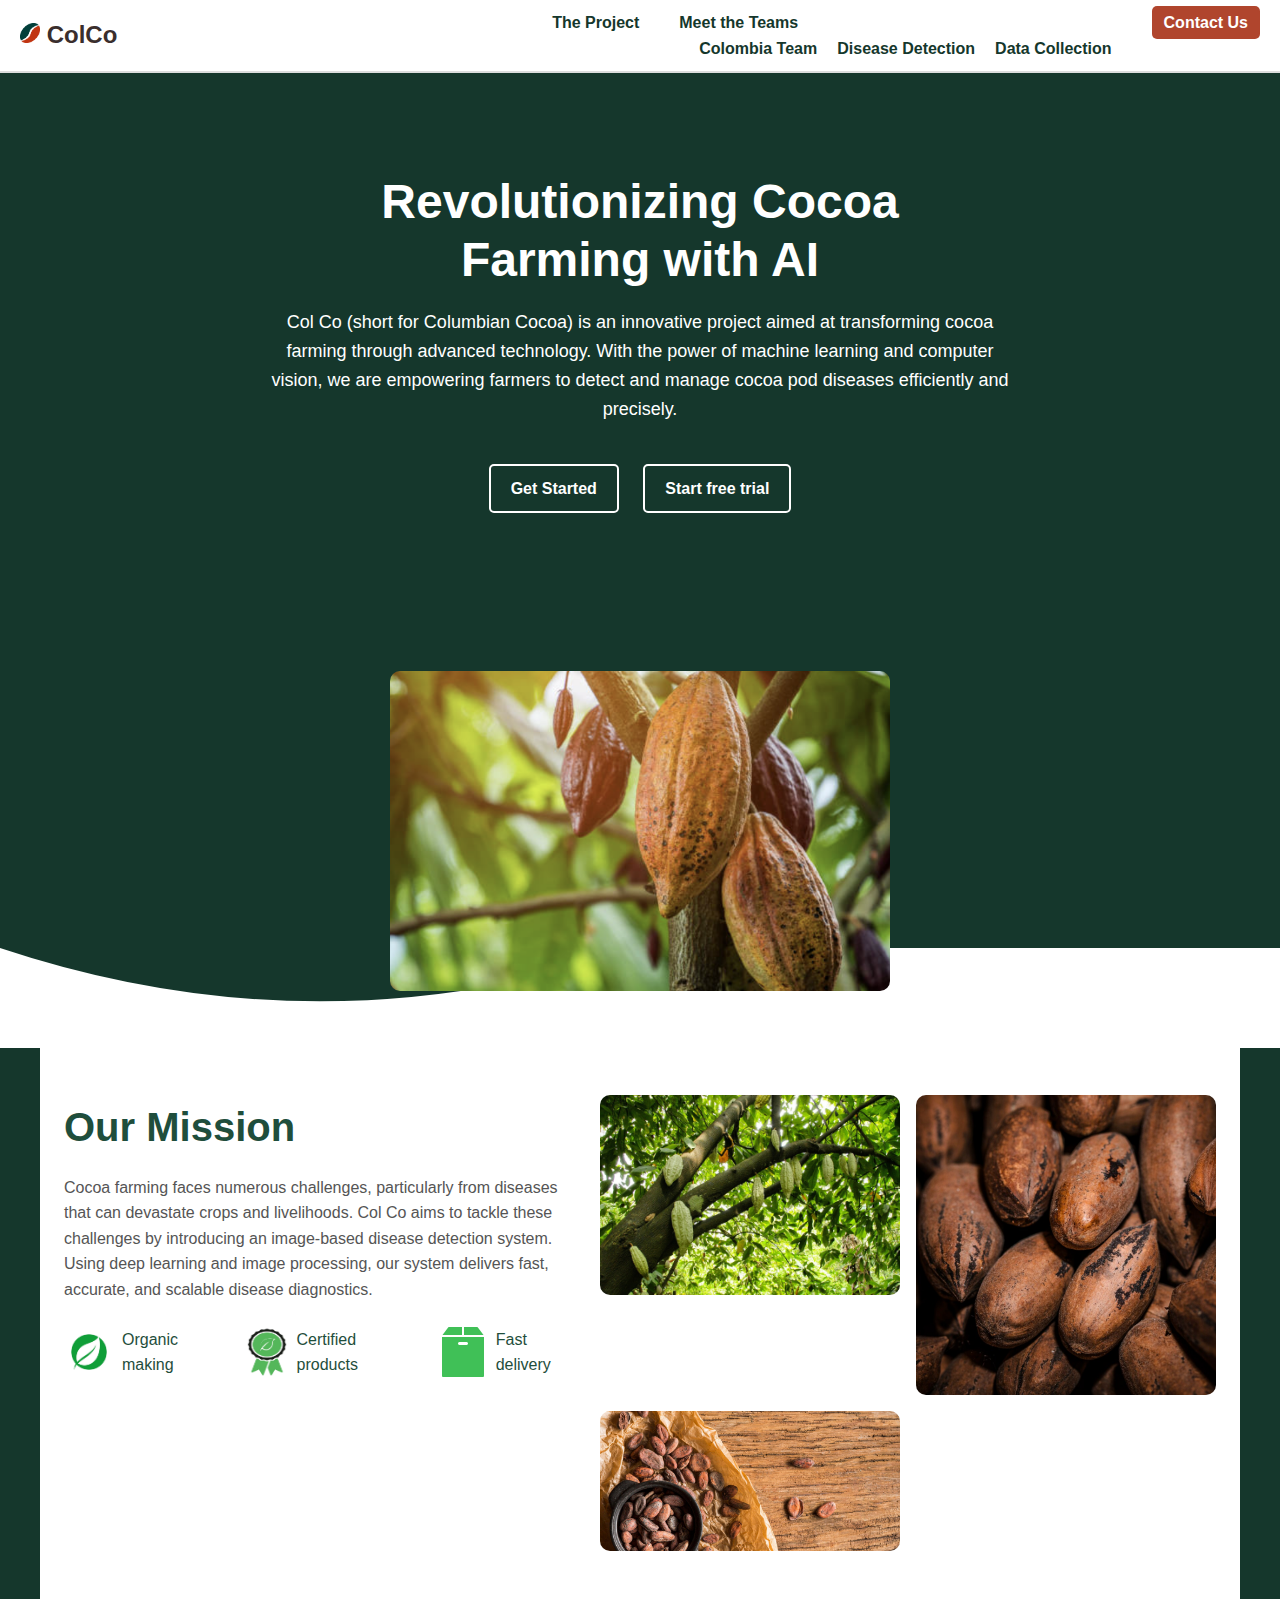
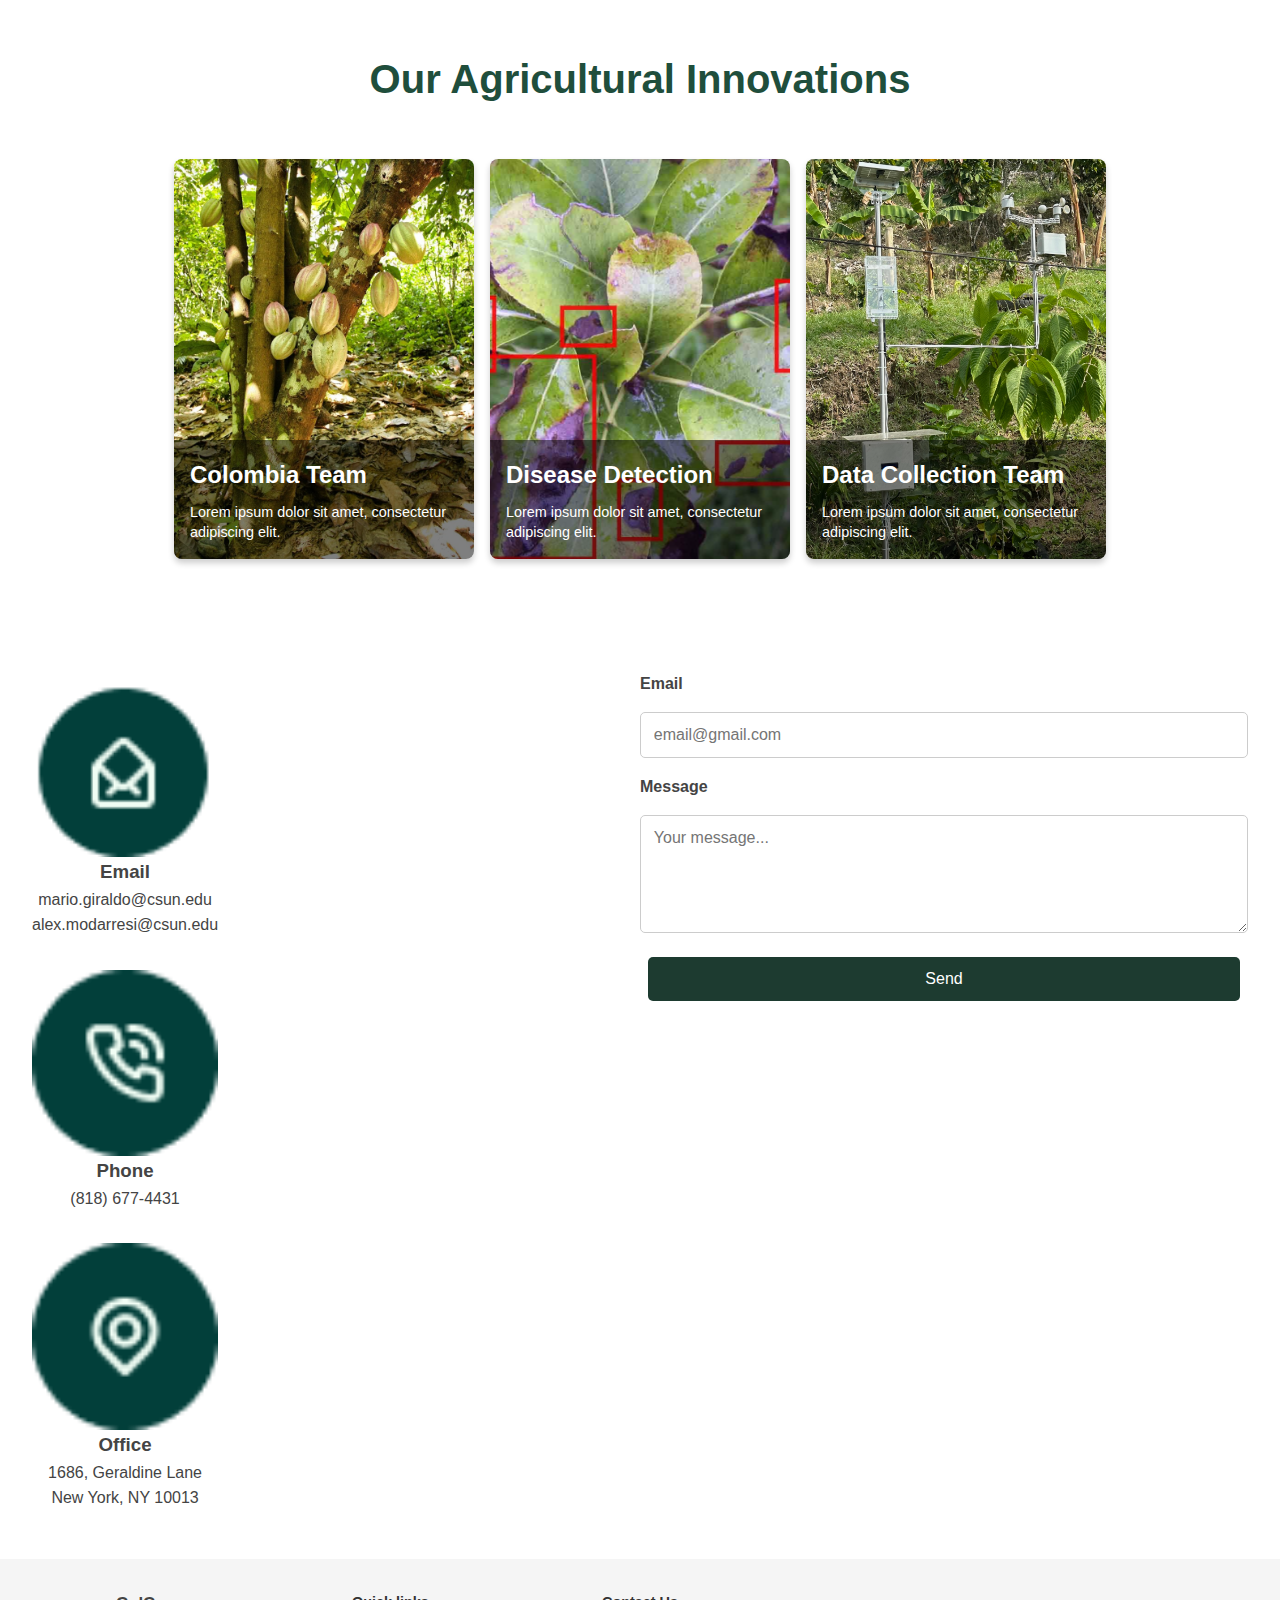
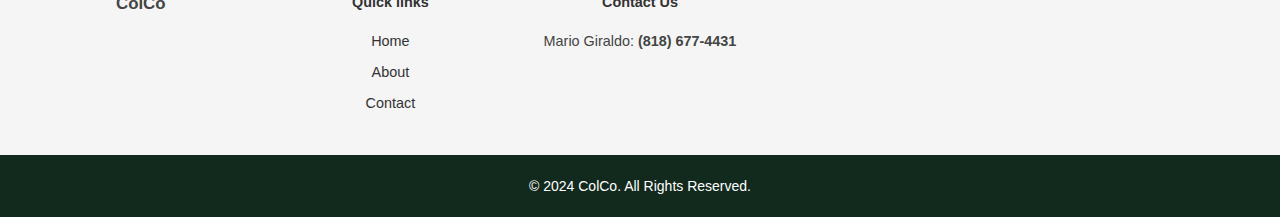
<file: index.html>
<!DOCTYPE html>
<!--html hides data from page-->
<html lang="en">
  <head>
    <meta charset="UTF-8" />
    <meta http-equiv="X_UA_Compartible" content="IE=edge" />
    <meta name="viewport" content="width=device-width, initial-scale=1.0" />
    <title>Home Page</title>
    <!-- Link To CSS-->
    <link rel="stylesheet" href="style.css" />
  </head>
  <!--Whatever we see on the Page-->
  <body>
    <header class="navbar">
      <nav>
        <div class="logo">
          <img src="image/bean_icon.png" />
          <span>ColCo</span>
        </div>
        <ul
          style="
            display: flex;
            list-style: none;
            gap: 20px;
            margin: 0;
            padding: 0;
          "
        >
          <li><a href="index.html">The Project</a></li>
          <li class="dropdown">
            <a href="ml.html">Meet the Teams</a>
            <ul class="dropdown-menu">
              <li><a href="#">Colombia Team</a></li>
              <li><a href="ml.html">Disease Detection</a></li>
              <li><a href="#">Data Collection</a></li>
            </ul>
          </li>
          <li><a href="#contact-section" class="contact-btn">Contact Us</a></li>
        </ul>
      </nav>
    </header>
    <!--intro Statement-->
    <section class="intro">
      <h1>
        <strong>
          Revolutionizing Cocoa <br />
          Farming with AI
        </strong>
      </h1>

      <p>
        Col Co (short for Columbian Cocoa) is an innovative project aimed at
        transforming cocoa farming through advanced technology. With the power
        of machine learning and computer vision, we are empowering farmers to
        detect and manage cocoa pod diseases efficiently and precisely.
      </p>
      <div class="buttons">
        <a href="#" class="btn get-started">Get Started</a>
        <a href="#" class="btn start-trial">Start free trial</a>
      </div>
    </section>

    <!--wave-->
    <section class="wave-section">
      <div class="content">
        <img src="image/cocoa_pods.png" />
      </div>
    </section>

    <!-- Our Mission -->
    <section class="mission-section">
      <div class="mission-text">
        <h2>Our Mission</h2>
        <p>
          Cocoa farming faces numerous challenges, particularly from diseases
          that can devastate crops and livelihoods. Col Co aims to tackle these
          challenges by introducing an image-based disease detection system.
          Using deep learning and image processing, our system delivers fast,
          accurate, and scalable disease diagnostics.
        </p>
        <!-- Icons Section -->
        <div class="icons-section">
          <div class="icon">
            <img src="image/leaf-logo.jpg" />
            <span>Organic making</span>
          </div>
          <div class="icon">
            <img src="image/certified_icon.jpg" />
            <span>Certified products</span>
          </div>
          <div class="icon">
            <img src="image/delivery_package.png" />
            <span>Fast delivery</span>
          </div>
        </div>
      </div>
      <!-- Right Side: Images -->
      <div class="mission-images">
        <img src="image/plants.jpg" />
        <img src="image/cocoa_pods.jpg" />
        <img src="image/bowl_of_cocoa.jpg" />
      </div>
    </section>

    <!-- Meet the Team Section -->
    <section class="team-section">
      <h2>Our Agricultural Innovations</h2>
      <div class="team-container">
        <!-- Card 1 -->
        <a href="#" class="team-card">
          <img src="image/cocoa_plant.jpg" alt="Machine Learning Team" />
          <div class="overlay-text">
            <h3>Colombia Team</h3>
            <p>Lorem ipsum dolor sit amet, consectetur adipiscing elit.</p>
          </div>
        </a>
        <!-- Card 2 -->
        <a href="diseaseDetection.html" class="team-card">
          <img src="image/plant-ml.jpg" alt="Machine Learning Team" />
          <div class="overlay-text">
            <h3>Disease Detection</h3>
            <p>Lorem ipsum dolor sit amet, consectetur adipiscing elit.</p>
          </div>
        </a>
        <!-- Card 3 -->
        <a href="data-collection-team.html" class="team-card">
          <img src="image/sensor.jpg" alt="Data Collection Team" />
          <div class="overlay-text">
            <h3>Data Collection Team</h3>
            <p>Lorem ipsum dolor sit amet, consectetur adipiscing elit.</p>
          </div>
        </a>
      </div>
    </section>
    <body>
      <!-- Contact Section -->
      <section id="contact-section" class="contact-section">
        <div class="contact-info">
          <div class="info-item">
            <img src="image/envelop.png" alt="envelop icon">
            <h3>Email</h3>
            <p>
              mario.giraldo@csun.edu <br />
              alex.modarresi@csun.edu
            </p>
          </div>
          <div class="info-item">
            <img src="image/phone.png" alt="phone icon">
            <h3>Phone</h3>
            <p>(818) 677-4431 <br /></p>
          </div>
          <div class="info-item">
            <img src="image/location.png" alt="location icon">
            <h3>Office</h3>
            <p>1686, Geraldine Lane<br />New York, NY 10013</p>
          </div>
          <!--
          <div class="info-item">
            <img src="image/social.png" alt="social icon">
            <h3>Socials</h3>
            <div class="social-icons">
              <a href="#"><i>FB</i></a>
              <a href="#"><i>TW</i></a>
              <a href="#"><i>IG</i></a>
              <a href="#"><i>LI</i></a>
            </div>
          </div>
          -->
        </div>
        <!-- Contact Form -->
        <div class="contact-form">
          <form action="#" method="post">
            <label for="email">Email</label>
            <input
              type="email"
              id="email"
              placeholder="email@gmail.com"
              required
            />
            <label for="message">Message</label>
            <textarea
              id="message"
              placeholder="Your message..."
              rows="5"
              required
            ></textarea>
            <button type="submit">Send</button>
          </form>
        </div>
      </section>

      <!-- 1st Footer Section -->
      <footer class="footer">
        <div class="footer-content">
          <h3>ColCo</h3>
          <div class="footer-links">
            <h4>Quick links</h4>
            <ul>
              <li><a href="index.html">Home</a></li>
              <li><a href="#">About</a></li>
              <li><a href="#">Contact</a></li>
              <!--<li><a href="#">Why choose us</a></li>
              <li><a href="#">Privacy Policy</a></li>-->
            </ul>
          </div>
          <!--
          <div class="footer-products">
            <h4>Products</h4>
            <ul>
              <li>...</li>
              <li>...</li>
              <li>...</li>
              <li>...</li>
              <li>...</li>
            </ul>
          </div>
          -->
          <div class="footer-contact">
            <h4>Contact Us</h4>
            <p>Mario Giraldo: <strong>(818) 677-4431</strong></p>
          </div>
          <!--
          <div class="footer-social">
            <h4>Social</h4>
            <div class="social-icons">
              <a href="#">FB</a>
              <a href="#">TW</a>
              <a href="#">IG</a>
              <a href="#">YT</a>
            </div>
          </div>
          -->
        </div>
      </footer>
      <!-- 2nd Footer Section -->
      <footer class="footer2">
        <p>&copy; 2024 ColCo. All Rights Reserved.</p>
      </footer>
    </body>

    <script>
      document
        .querySelector(".contact-btn")
        .addEventListener("click", function (e) {
          e.preventDefault(); // Prevent the default anchor behavior
          document.querySelector("#contact-section").scrollIntoView({
            behavior: "smooth",
          });
        });
    </script>
  </body>
</html>
</file>
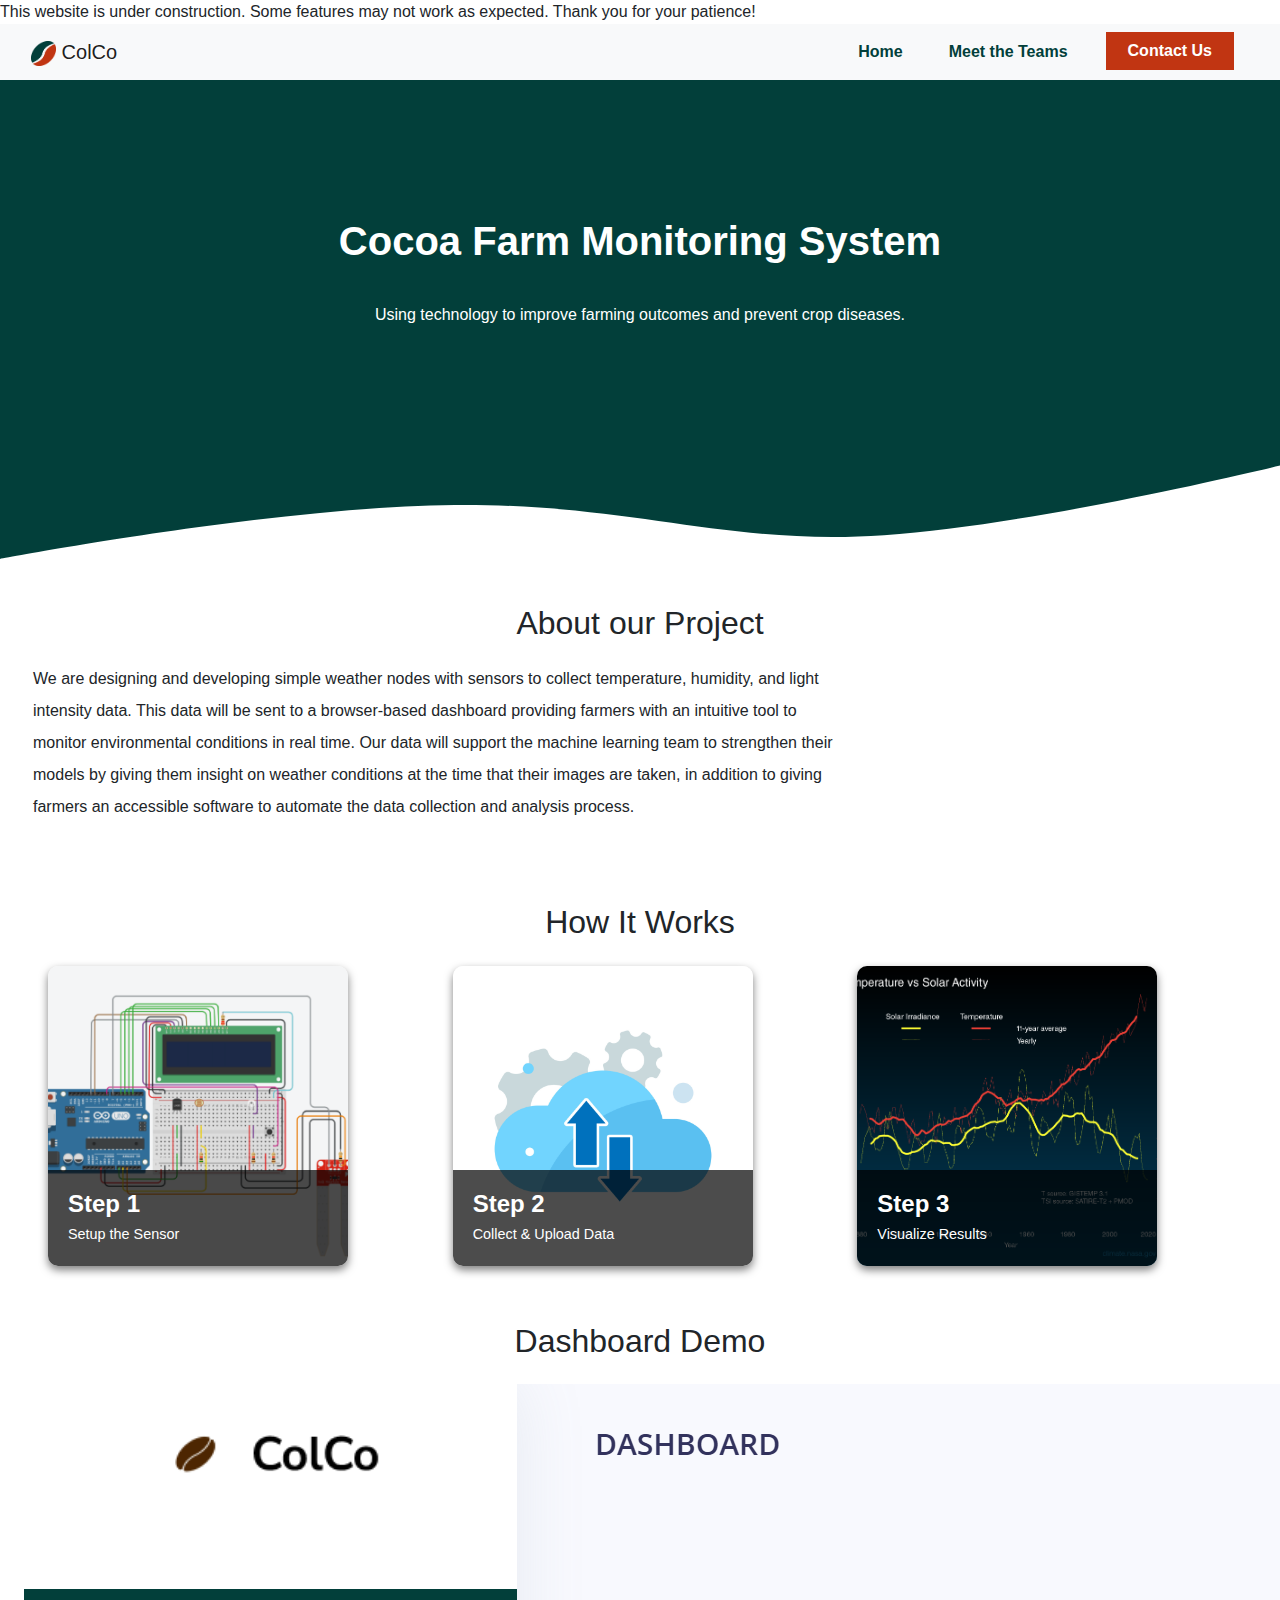
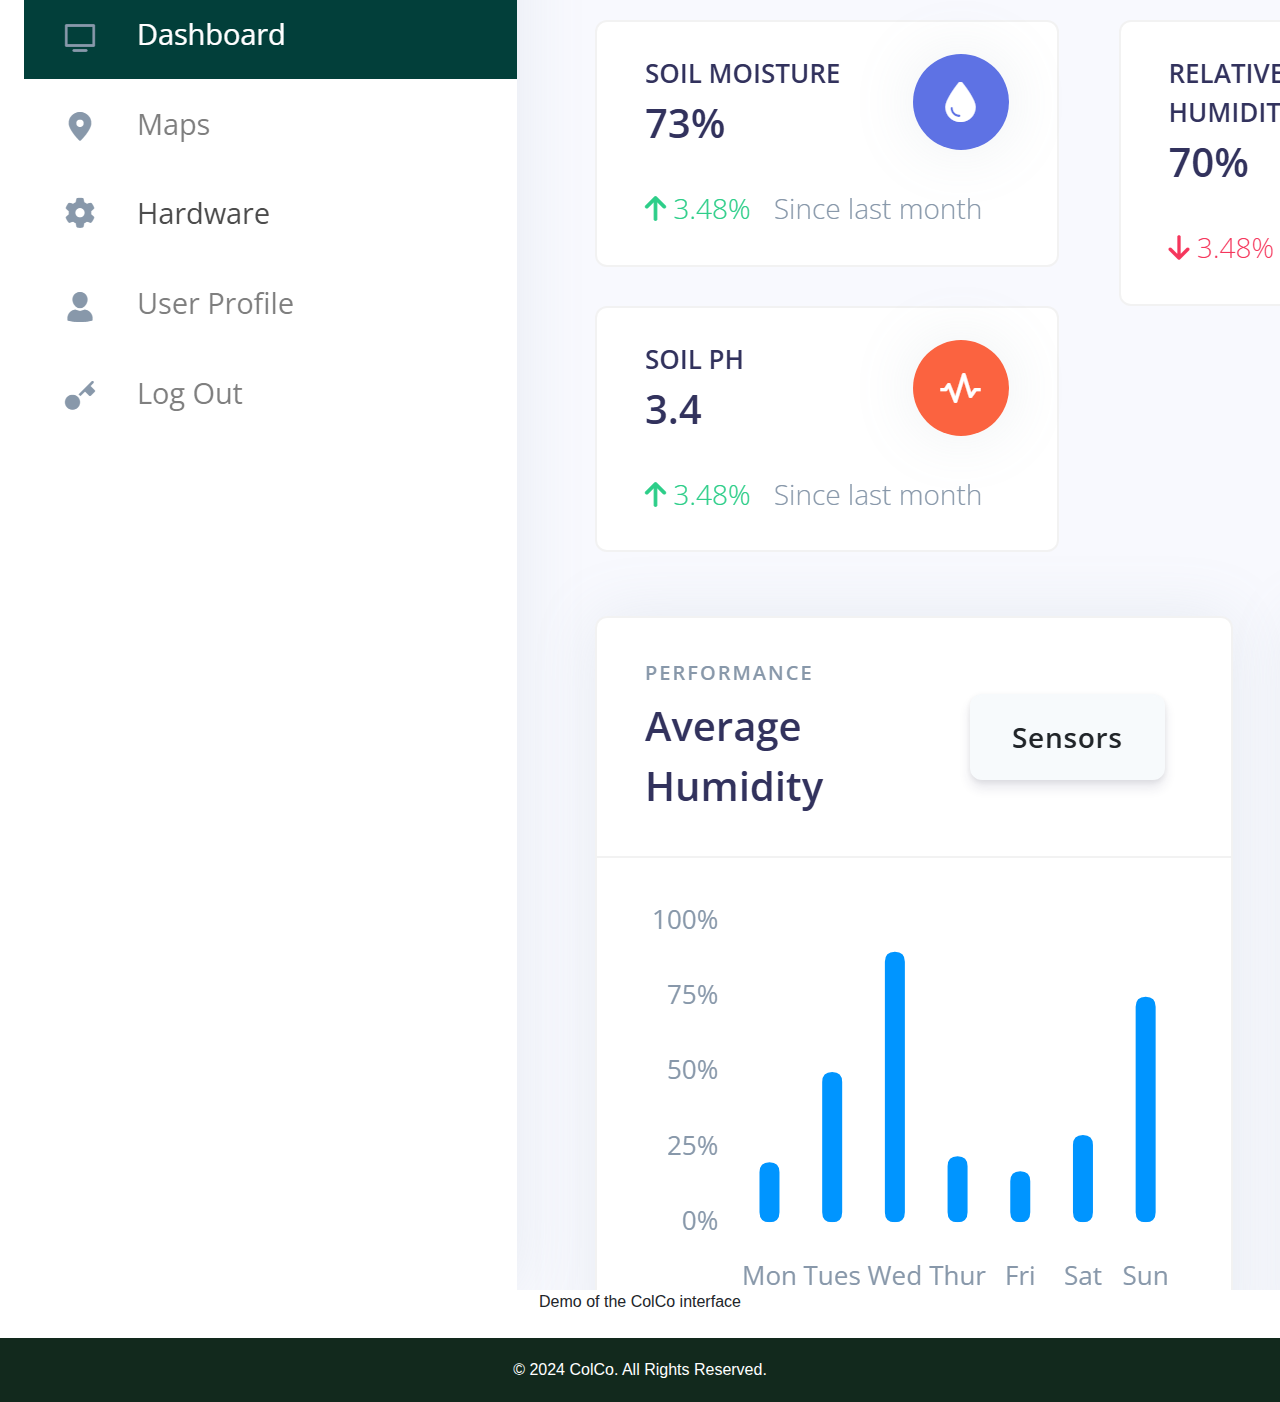
<file: data.html>
<!DOCTYPE html>
<html lang="en">
  <head>
    <meta charset="UTF-8" />
    <meta name="viewport" content="width=device-width, initial-scale=1.0" />
    <title>Disease Detection</title>
    <link rel="icon" href="image/bean_icon.png" />
    <link href="https://maxcdn.bootstrapcdn.com/bootstrap/4.5.2/css/bootstrap.min.css" rel="stylesheet">
    <link rel="stylesheet" href="css/ml.css" />
    <link rel="stylesheet" href="css/style.css" />
    <link rel="stylesheet" href="css/home.css">
    <link rel="stylesheet" href="css/hero.css">
  </head>
  <body>
    <header>
    <div class="construction-banner" id="constructionBanner">
        This website is under construction. Some features may not work as expected. Thank you for your patience!
    </div>
      <nav class="navbar navbar-expand-lg navbar-light bg-light">
          <div class="container-fluid">
              <a class="navbar-brand logo" href="#">
                  <img src="image/bean_icon.png" alt="Logo" />
                  <span>ColCo</span>
              </a>
              <button class="navbar-toggler" type="button" data-toggle="collapse" data-target="#navbarNav" aria-controls="navbarNav" aria-expanded="false" aria-label="Toggle navigation">
                  <span class="navbar-toggler-icon"></span>
              </button>
              <div class="collapse navbar-collapse" id="navbarNav">
                  <ul class="navbar-nav ml-auto">
                      <li class="nav-item">
                          <a class="nav-link" href="index.html">Home</a>
                      </li>
                      <li class="nav-item">
                          <a class="nav-link" href="teams.html">Meet the Teams</a>
                      </li>
                      <li class="nav-item">
                          <a class="nav-link contact-btn" href="index.html#contact">Contact Us</a>
                      </li>
                  </ul>
              </div>
          </div>
      </nav>
  </header> 
  <section>
    <div class="hero">
        <svg class="svg-lg" viewBox="0 0 1440 539" fill="none" xmlns="http://www.w3.org/2000/svg">
            <path fill-rule="evenodd" clip-rule="evenodd" d="M-1 539C-1 539 309.631 479.916 511.172 478.137C712.713 476.358 817.305 524.355 994.45 512.182C1171.59 500.01 1451 431.149 1451 431.149V0H-1V539Z" fill="#023F3A"/>
        </svg>
        <svg class="svg-sm" viewBox="0 0 430 160" fill="none" xmlns="http://www.w3.org/2000/svg">
            <path fill-rule="evenodd" clip-rule="evenodd" d="M0 160C0 160 91.9911 142.461 151.676 141.933C211.361 141.405 242.336 155.653 294.796 152.039C347.256 148.426 430 127.985 430 127.985V0H0V160Z" fill="#023F3A"/>
        </svg>
            
        <div class="float-text">
            <h1>Cocoa Farm Monitoring System</h1>
            <p>Using technology to improve farming outcomes and prevent crop diseases. 
            </p>
        </div>
    </div>
  </section>

  <section class="about mt-2 p-4">
    <h2 class="text-center" style="line-height: 2;">About our Project</h2>
    <div class="row align-items-center pt-0 pl-4 pr-4">
      <div class="mb-4">
        <p style="line-height: 2;">
          We are designing and developing simple weather nodes with sensors to collect temperature, humidity, and 
          light intensity data. This data will be sent to a browser-based dashboard providing farmers with an 
          intuitive tool to monitor environmental conditions in real time. Our data will support the machine learning 
          team to strengthen their models by giving them insight on weather conditions at the time that their images 
          are taken, in addition to giving farmers an accessible software to automate the data collection and analysis 
          process.
        </p>
      </div>
    </div>
  </section>

  <section class="how-it-works mt-2 p-4">
    <h2 class="text-center mb-4">How It Works</h2>
    <div class="row align-items-center pt-0 pl-4 pr-4">
      <div class="col-md-4 step">
          <div class="team-card position-relative">
          <img src="image/sensor2.png" />
            <div class="card-body position-absolute step-info">
                <h3 class="card-title">Step 1</h3>
                <p class="card-text">Setup the Sensor</p>
            </div>
          </div>
      </div>
      <div class="col-md-4 step">
          <div class="team-card position-relative">
            <img src="image/cloud.jpg" />
              <div class="card-body position-absolute step-info">
                  <h3 class="card-title">Step 2</h3>
                  <p class="card-text">Collect & Upload Data</p>
              </div>
          </div>
      </div>
      <div class="col-md-4 step">
          <div class="team-card position-relative">
            <img src="image/charts.png" />
              <div class="card-body position-absolute step-info">
                  <h3 class="card-title">Step 3</h3>
                  <p class="card-text">Visualize Results</p>
              </div>
          </div>
      </div>
    </div>
  </section>

  <section class="mt-2 p-4"  id="prototype">
    <h2 class="text-center mb-4">Dashboard Demo</h2>
    <div class="containerd-flex justify-content-center">
      <div class="prototype text-center">
          <img src="image/dashboard.png" alt="Website Prototype">
          <p>Demo of the ColCo interface</p>
      </div>
    </div>
    </div>
  </section>
    <footer class="footer2" style="color: white; text-align: center;">
      <p>&copy; 2024 ColCo. All Rights Reserved.</p>
    </footer>
  </body>
  <script src="https://code.jquery.com/jquery-3.5.1.slim.min.js"></script>
  <script src="https://cdn.jsdelivr.net/npm/@popperjs/core@2.9.3/dist/umd/popper.min.js"></script>
  <script src="https://maxcdn.bootstrapcdn.com/bootstrap/4.5.2/js/bootstrap.min.js"></script>  
</html>
</file>
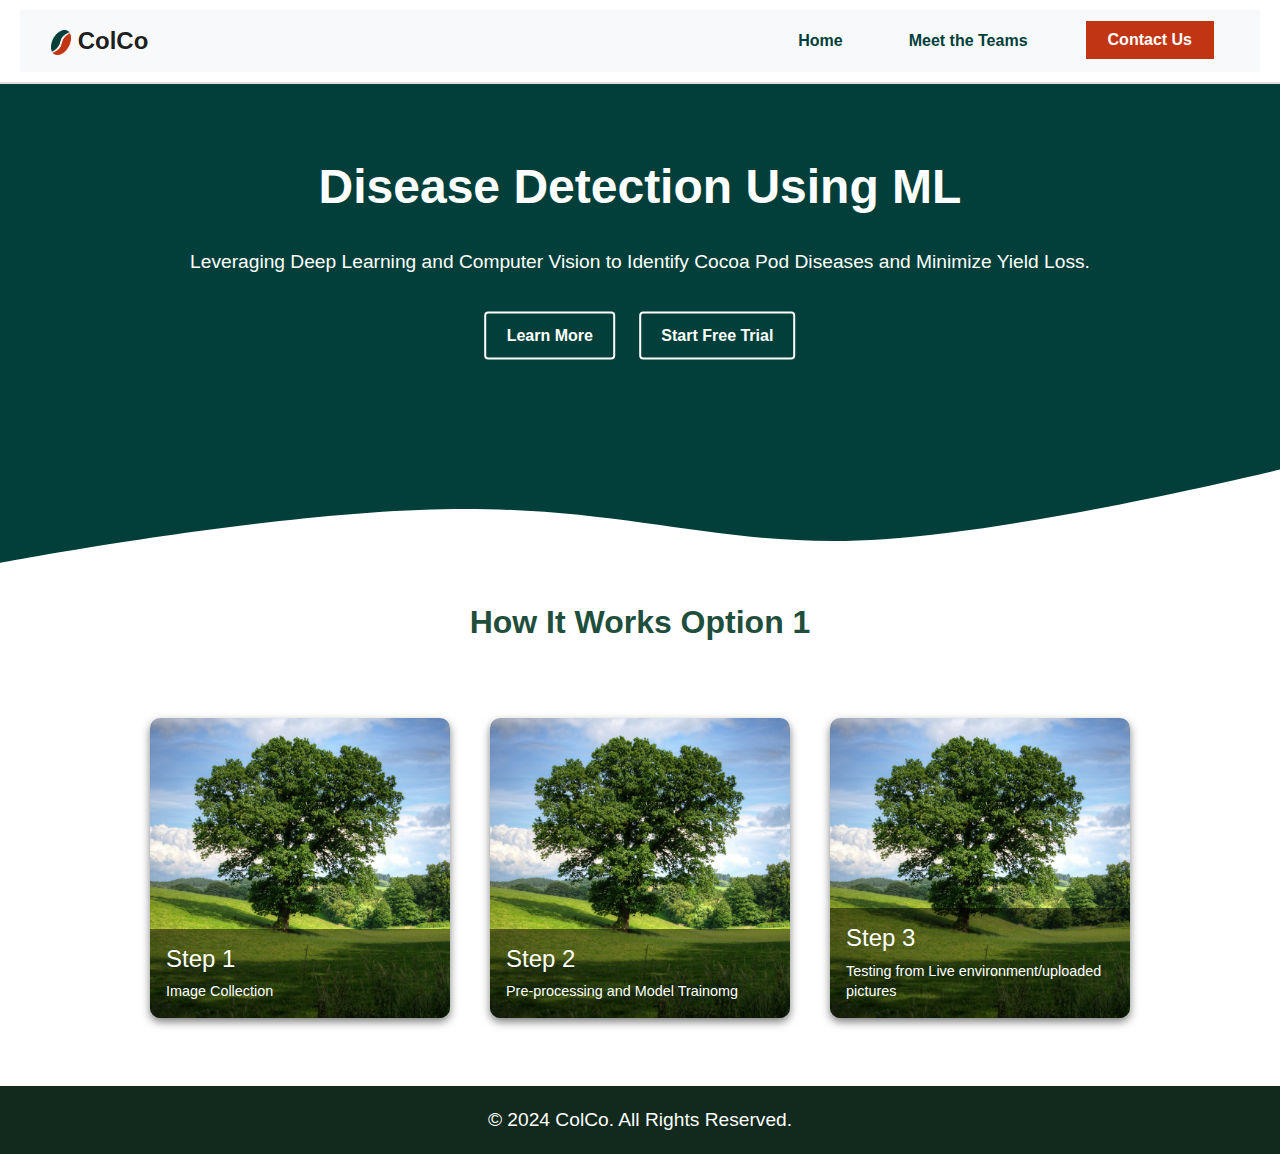
<file: diseaseDetection.html>
<!DOCTYPE html>
<html lang="en">
  <head>
    <meta charset="UTF-8" />
    <meta name="viewport" content="width=device-width, initial-scale=1.0" />
    <title>Disease Detection</title>
    <link rel="icon" href="image/bean_icon.png" />
    <link href="https://maxcdn.bootstrapcdn.com/bootstrap/4.5.2/css/bootstrap.min.css" rel="stylesheet">
    <link rel="stylesheet" href="css/ml.css" />
    <link rel="stylesheet" href="css/style.css" />
    <link rel="stylesheet" href="css/home.css">
    <link rel="stylesheet" href="css/nav.css">
  </head>
  <body>
    <header>
      <nav class="navbar navbar-expand-lg navbar-light bg-light">
          <div class="container-fluid">
              <a class="navbar-brand logo" href="#">
                  <img src="image/bean_icon.png" alt="Logo" />
                  <span>ColCo</span>
              </a>
              <button class="navbar-toggler" type="button" data-toggle="collapse" data-target="#navbarNav" aria-controls="navbarNav" aria-expanded="false" aria-label="Toggle navigation">
                  <span class="navbar-toggler-icon"></span>
              </button>
              <div class="collapse navbar-collapse" id="navbarNav">
                  <ul class="navbar-nav ml-auto">
                      <li class="nav-item">
                          <a class="nav-link" href="index.html">Home</a>
                      </li>
                      <li class="nav-item">
                          <a class="nav-link" href="teams.html">Meet the Teams</a>
                      </li>
                      <li class="nav-item">
                          <a class="nav-link contact-btn" href="index.html#contact">Contact Us</a>
                      </li>
                  </ul>
              </div>
          </div>
      </nav>
  </header> 

    <section class="hero">
      <!-- Curvy background -->
      <svg class='svg' viewBox="0 0 1440 539" xmlns="http://www.w3.org/2000/svg">
          <path fill-rule="evenodd" clip-rule="evenodd" d="M-1 539C-1 539 309.631 479.916 511.172 478.137C712.713 476.358 817.305 524.355 994.45 512.182C1171.59 500.01 1451 431.149 1451 431.149V0H-1V539Z" fill="#023F3A"/>
      </svg>
      
      <div class="float-text">
          <h1>Disease Detection Using ML</h1>
          <p>Leveraging Deep Learning and Computer Vision to Identify Cocoa Pod
            Diseases and Minimize Yield Loss.</p>
            <div class="buttons">
              <a href="#" class="btn learn-more">Learn More</a>
              <a class="btn start-trail" href="trial.html">Start Free Trial</a>
            </div>
      </div>
  </section>

    <!-- <section class="hero">
      <div class="hero-content">
        <h1>Disease Detection Using ML</h1>
        <p>
          Leveraging Deep Learning and Computer Vision to Identify Cocoa Pod
          Diseases and Minimize Yield Loss
        </p>
        <div class="hero-buttons">
          <a href="#" class="btn">Get Started</a>
          <a href="#" class="btn secondary">Try Now</a>
        </div>
      </div>
      <svg
        class="wave"
        viewBox="0 0 1440 320"
        xmlns="http://www.w3.org/2000/svg" >
        <path
          fill="#FFFFFF"
          +-[.]
          d="M0,224L48,240C96,256,192,288,288,293.3C384,299,480,277,576,250.7C672,224,768,192,864,181.3C960,171,1056,181,1152,186.7C1248,192,1344,192,1392,192L1440,192L1440,320L1392,320C1344,320,1248,320,1152,320C1056,320,960,320,864,320C768,320,672,320,576,320C480,320,384,320,288,320C192,320,96,320,48,320L0,320Z"
        ></path>
      </svg>
    </section>
    <section class="description-section">
      <p>
        Cocoa is a high-value crop with significant economic and cultural
        importance. Colombia, as a key global player, exported USD 61.4 million
        in cocoa and derivatives in 2019, contributing to a global market worth
        USD 103 billion annually. Cocoa crops are threatened by diseases that
        can lead to up to 38% annual yield loss. Traditional disease detection
        relies on manual inspection, which is labor-intensive, subjective, and
        inconsistent.
      </p>
      <p>
        This project uses deep learning techniques, specifically Convolutional
        Neural Networks (CNNs), to detect diseases in cocoa pods through image
        classification.
      </p>
    </section> -->

    <section class="how-it-works-section">
      <h2>How It Works Option 1</h2>
    </section>

        <!-- Meet the Team Section -->
    <section class="team-section">
      <div class="team-container">
        <!-- Card 1 -->
        <a href="#" class="team-card">
          <img src="image/tree.jpg" />
          <div class="overlay-text">
            <h3>Step 1</h3>
            <p>Image Collection</p>
          </div>
        </a>
        <!-- Card 2 -->
        <a href="#" class="team-card">
          <img src="image/tree.jpg" />
          <div class="overlay-text">
            <h3>Step 2</h3>
           <p>Pre-processing and Model Trainomg</p>
          </div>
        </a>

        <!-- Card 3 -->
        <a href="data-collection-team.html" class="team-card">
          <img src="image/tree.jpg" alt="Data Collection Team" />
          <div class="overlay-text">
            <h3>Step 3</h3>
            <p>Testing from Live environment/uploaded pictures</p>
          </div>
        </a>
      </div>
    </section>

    <footer class="footer2" style="color: white; text-align: center;">
      <p>&copy; 2024 ColCo. All Rights Reserved.</p>
    </footer>
  </body>
  <script src="https://code.jquery.com/jquery-3.5.1.slim.min.js"></script>
  <script src="https://cdn.jsdelivr.net/npm/@popperjs/core@2.9.3/dist/umd/popper.min.js"></script>
  <script src="https://maxcdn.bootstrapcdn.com/bootstrap/4.5.2/js/bootstrap.min.js"></script>  
</html>
</file>
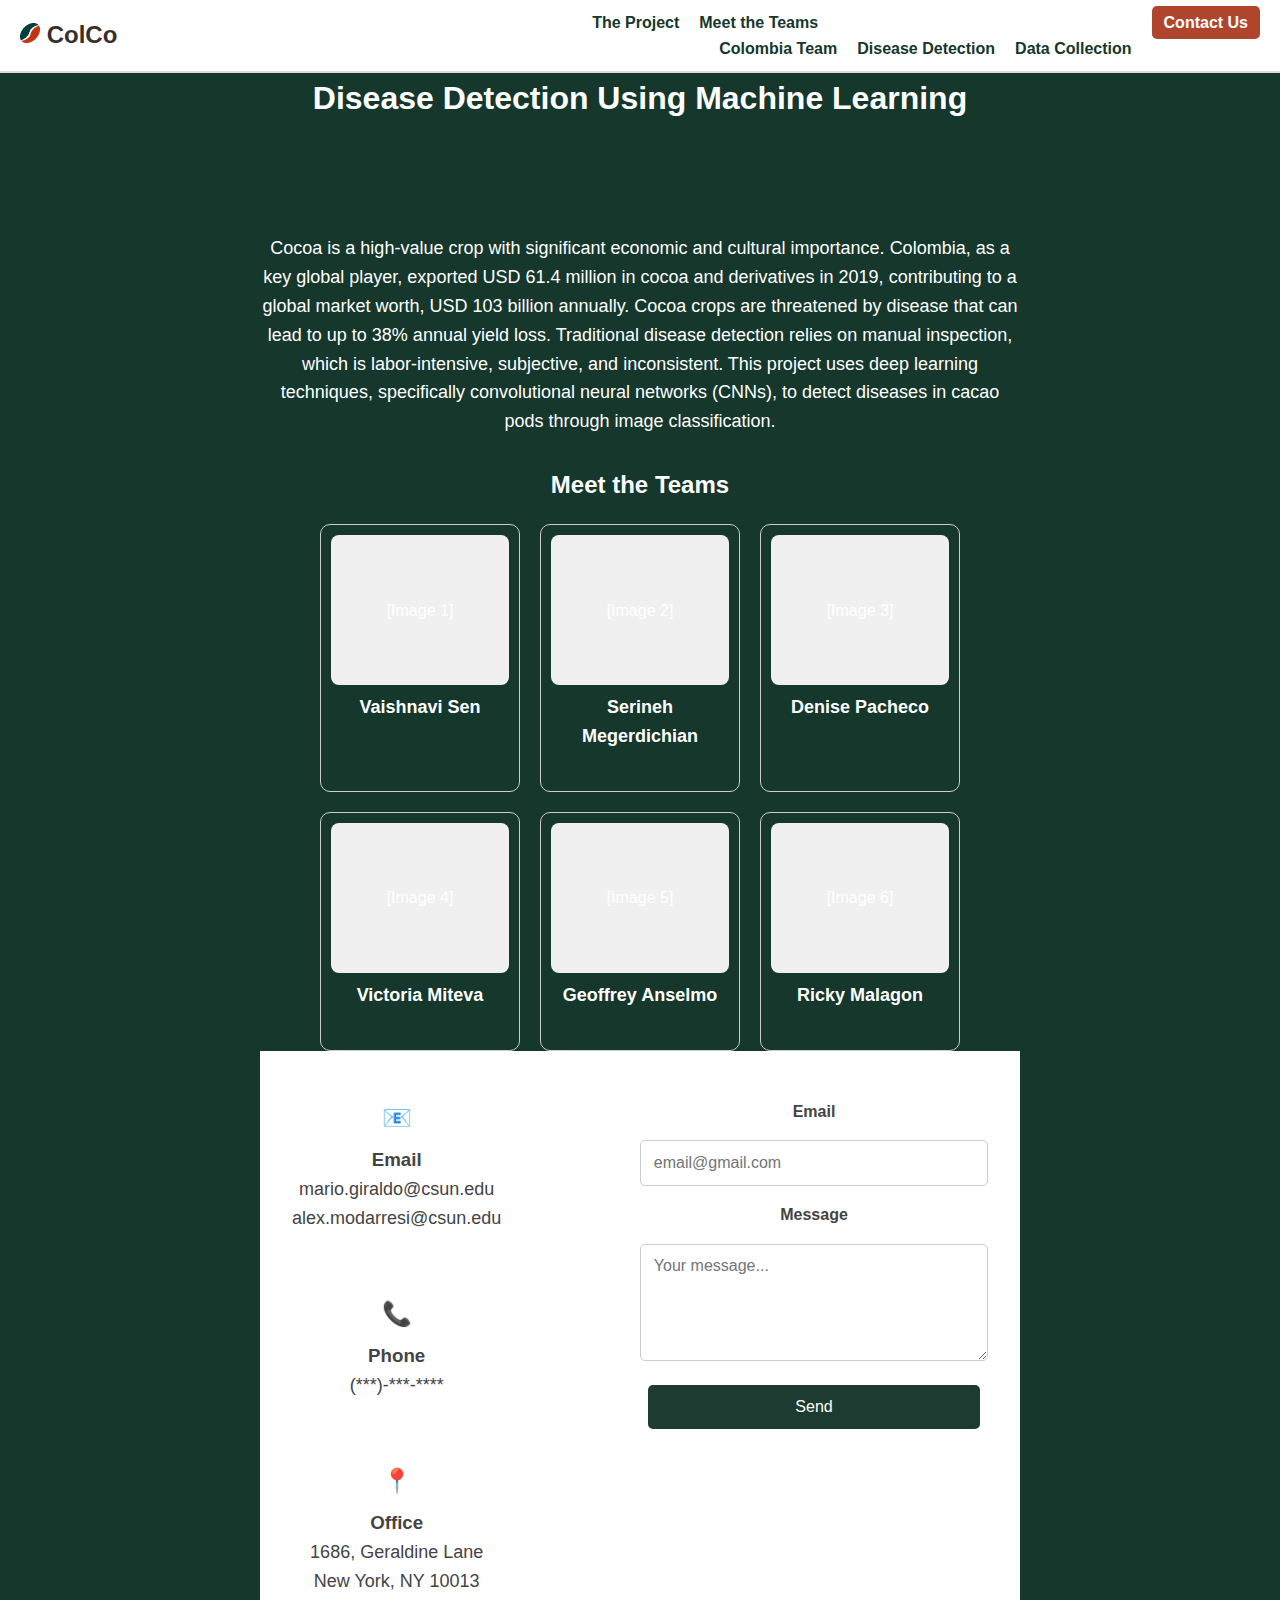
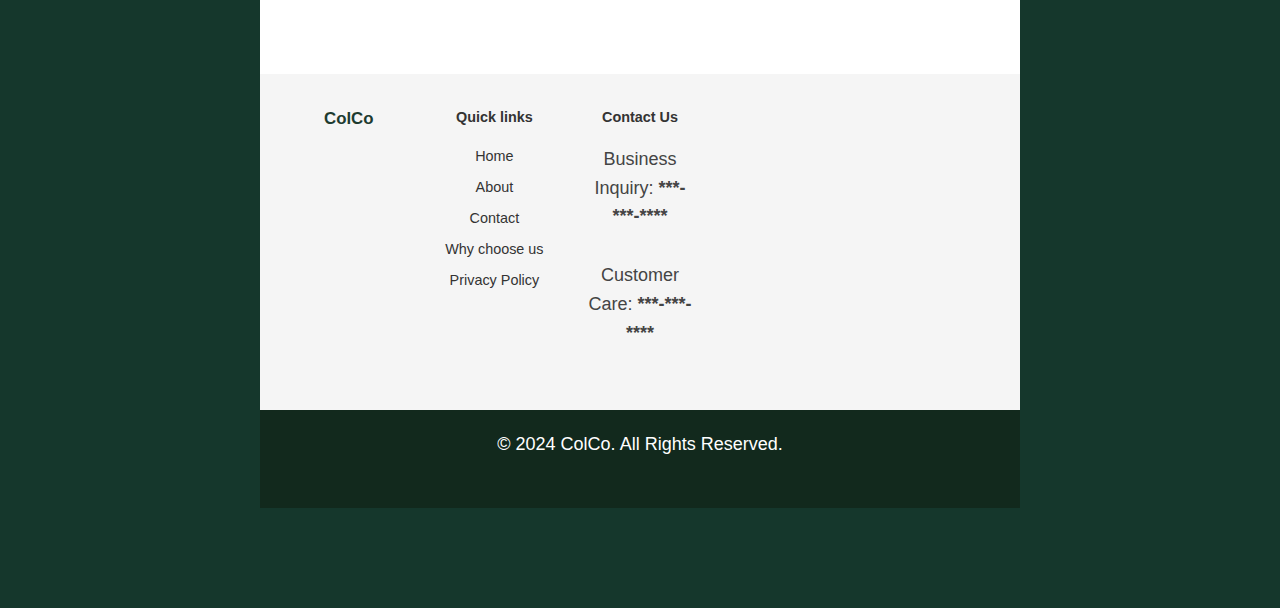
<file: ml.html>
<!DOCTYPE html>
<html lang="en">
  <head>
    <meta charset="UTF-8" />
    <meta name="viewport" content="width=device-width, initial-scale=1.0" />
    <title>Machine Learning</title>
    <link rel="stylesheet" href="style.css" />
  </head>

  <body>
    <header>
      <nav>
        <div class="logo">
          <img
            src="image/bean_icon.png"
            alt="ColCo Logo"
            style="width: 20px; height: 20px"
          />
          <span>ColCo</span>
        </div>
        <ul>
          <li><a href="index.html">The Project</a></li>
          <li class="dropdown">
            <a href="ml.html">Meet the Teams</a>
            <ul class="dropdown-menu">
              <li><a href="#">Colombia Team</a></li>
              <li><a href="ml.html">Disease Detection</a></li>
              <li><a href="#">Data Collection</a></li>
            </ul>
          </li>
          <li><a href="#contact-section" class="contact-btn">Contact Us</a></li>
        </ul>
      </nav>
    </header>

    <section class="ml">
      <div class="ml-content">
        <h1 style="text-align: center; font-weight: bold; margin-bottom: 10px;">Disease Detection Using Machine Learning</h1>
      </div>
    </section>

    <section class="intro">
      <div class="intro-content">
        <p>
          Cocoa is a high-value crop with significant economic and cultural
          importance. Colombia, as a key global player, exported USD 61.4
          million in cocoa and derivatives in 2019, contributing to a global
          market worth, USD 103 billion annually. Cocoa crops are threatened by
          disease that can lead to up to 38% annual yield loss. Traditional
          disease detection relies on manual inspection, which is
          labor-intensive, subjective, and inconsistent. This project uses deep
          learning techniques, specifically convolutional neural networks
          (CNNs), to detect diseases in cacao pods through image classification.
        </p>

        <!-- Meet the Teams Section -->
        <section class="team" style="text-align: center; margin-top: 20px;">
          <h2 style="font-weight: bold;">Meet the Teams</h2>
          <div style="display: flex; flex-wrap: wrap; justify-content: center; gap: 20px; margin-top: 20px;">
            <!-- Team Member 1 -->
            <div style="width: 200px; border: 1px solid #ccc; padding: 10px; border-radius: 10px; text-align: center;">
              <div style="height: 150px; background-color: #f0f0f0; display: flex; align-items: center; justify-content: center; border-radius: 8px;">
                <span>[Image 1]</span>
              </div>
              <p style="margin-top: 8px; font-weight: bold;">Vaishnavi Sen</p>
            </div>
            <!-- Team Member 2 -->
            <div style="width: 200px; border: 1px solid #ccc; padding: 10px; border-radius: 10px; text-align: center;">
              <div style="height: 150px; background-color: #f0f0f0; display: flex; align-items: center; justify-content: center; border-radius: 8px;">
                <span>[Image 2]</span>
              </div>
              <p style="margin-top: 8px; font-weight: bold;">Serineh Megerdichian</p>
            </div>
            <!-- Team Member 3 -->
            <div style="width: 200px; border: 1px solid #ccc; padding: 10px; border-radius: 10px; text-align: center;">
              <div style="height: 150px; background-color: #f0f0f0; display: flex; align-items: center; justify-content: center; border-radius: 8px;">
                <span>[Image 3]</span>
              </div>
              <p style="margin-top: 8px; font-weight: bold;">Denise Pacheco</p>
            </div>
            <!-- Team Member 4 -->
            <div style="width: 200px; border: 1px solid #ccc; padding: 10px; border-radius: 10px; text-align: center;">
              <div style="height: 150px; background-color: #f0f0f0; display: flex; align-items: center; justify-content: center; border-radius: 8px;">
                <span>[Image 4]</span>
              </div>
              <p style="margin-top: 8px; font-weight: bold;">Victoria Miteva</p>
            </div>
            <!-- Team Member 5 -->
            <div style="width: 200px; border: 1px solid #ccc; padding: 10px; border-radius: 10px; text-align: center;">
              <div style="height: 150px; background-color: #f0f0f0; display: flex; align-items: center; justify-content: center; border-radius: 8px;">
                <span>[Image 5]</span>
              </div>
              <p style="margin-top: 8px; font-weight: bold;">Geoffrey Anselmo</p>
            </div>
            <!-- Team Member 6 -->
            <div style="width: 200px; border: 1px solid #ccc; padding: 10px; border-radius: 10px; text-align: center;">
              <div style="height: 150px; background-color: #f0f0f0; display: flex; align-items: center; justify-content: center; border-radius: 8px;">
                <span>[Image 6]</span>
              </div>
              <p style="margin-top: 8px; font-weight: bold;">Ricky Malagon</p>
            </div>
          </div>
        </section>

    <!-- Contact Section -->
      <section id="contact-section" class="contact-section">
        <div class="contact-info">
          <div class="info-item">
            <span>📧</span>
            <h3>Email</h3>
            <p>
              mario.giraldo@csun.edu <br />
              alex.modarresi@csun.edu
            </p>
          </div>
          <div class="info-item">
            <span>📞</span>
            <h3>Phone</h3>
            <p>(***)-***-****</p>
          </div>
          <div class="info-item">
            <span>📍</span>
            <h3>Office</h3>
            <p>1686, Geraldine Lane<br />New York, NY 10013</p>
          </div>
          <!--
          <div class="info-item">
            <span>🔗</span>
            <h3>Socials</h3>
            <div class="social-icons">
              <a href="#"><i>FB</i></a>
              <a href="#"><i>TW</i></a>
              <a href="#"><i>IG</i></a>
              <a href="#"><i>LI</i></a>
            </div>
          </div>
          -->
        </div>
        <!-- Contact Form -->
        <div class="contact-form">
          <form action="#" method="post">
            <label for="email">Email</label>
            <input
              type="email"
              id="email"
              placeholder="email@gmail.com"
              required
            />
            <label for="message">Message</label>
            <textarea
              id="message"
              placeholder="Your message..."
              rows="5"
              required
            ></textarea>
            <button type="submit">Send</button>
          </form>
        </div>
      </section>
    <footer class="footer">
        <div class="footer-content">
          <div class="footer-logo">
            <h3>ColCo</h3>
          </div>
          <div class="footer-links">
            <h4>Quick links</h4>
            <ul>
              <li><a href="#">Home</a></li>
              <li><a href="#">About</a></li>
              <li><a href="#">Contact</a></li>
              <li><a href="#">Why choose us</a></li>
              <li><a href="#">Privacy Policy</a></li>
            </ul>
          </div>
          <!--
          <div class="footer-products">
            <h4>Products</h4>
            <ul>
              <li>...</li>
              <li>...</li>
              <li>...</li>
              <li>...</li>
              <li>...</li>
            </ul>
          </div>
          -->
          <div class="footer-contact">
            <h4>Contact Us</h4>
            <p>Business Inquiry: <strong>***-***-****</strong></p>
            <p>Customer Care: <strong>***-***-****</strong></p>
          </div>
          <!--
          <div class="footer-social">
            <h4>Social</h4>
            <div class="social-icons">
              <a href="#">FB</a>
              <a href="#">TW</a>
              <a href="#">IG</a>
              <a href="#">YT</a>
            </div>
          </div>
          -->
        </div>
      </footer>
    <footer class="footer2">
      <p>&copy; 2024 ColCo. All Rights Reserved.</p>
    </footer>
  </body>
</html>
</file>
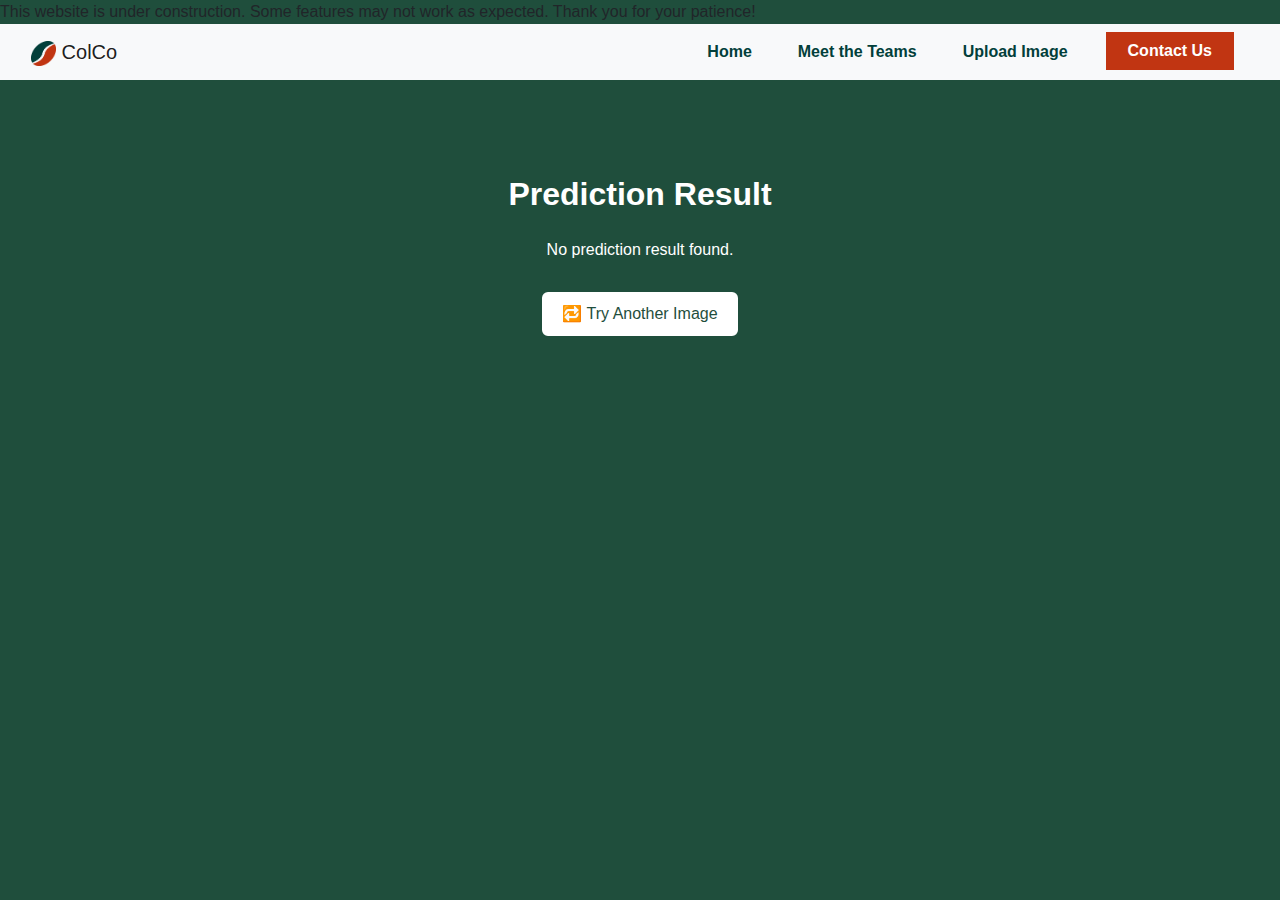
<file: result.html>
<!DOCTYPE html>
<html lang="en">
  <head>
    <meta charset="UTF-8" />
    <meta http-equiv="X_UA_Compartible" content="IE=edge" />
    <meta name="viewport" content="width=device-width, initial-scale=1.0" />
    <title>ColCo</title>
    <link href="https://maxcdn.bootstrapcdn.com/bootstrap/4.5.2/css/bootstrap.min.css" rel="stylesheet">
    <link rel="stylesheet" href="css/style.css" />
    <link rel="stylesheet" href="css/hero.css" />
    <link rel="stylesheet" href="css/home.css" />
    <link rel="stylesheet" href="css/upload.css" />
    <link rel="icon" href="image/bean_icon.png" />
      
  <style>
    body.result-page {
      background-color: #1f4e3c;
      background-size: cover;
      background-repeat: no-repeat;
      background-position: center;
      font-family: 'Poppins', sans-serif;
    }

    .result-container {
      display: flex;
      flex-direction: column;
      align-items: center;
      justify-content: center;
      text-align: center;
      margin-top: 40px;
      padding: 20px;
    }

    .result-card {
      border-radius: 20px;
      padding: 30px;
      max-width: 500px;
      width: 100%;
    }

    .result-heading {
      font-size: 2rem;
      color: white;
      font-weight: 600;
      margin-bottom: 20px;
    }

    .result-text {
      font-size: 1.2rem;
      color: white;
      margin-bottom: 20px;
    }

    .btn-back {
      padding: 10px 20px;
      font-size: 1rem;
      background-color: white;
      color: #1f4e3c;
      border: 2px solid #1f4e3c;
      border-radius: 8px;
      cursor: pointer;
      transition: 0.3s;
    }

    .btn-back:hover {
      background-color: #f8fdf9;
    }
  </style>
  </head>
  <body class="result-page">
    <header>
      <div class="construction-banner" id="constructionBanner">
        This website is under construction. Some features may not work as expected. Thank you for your patience!
      </div>
      <nav class="navbar navbar-expand-lg navbar-light bg-light">
          <div class="container-fluid">
              <a class="navbar-brand logo" href="#">
                  <img src="image/bean_icon.png" alt="Logo" />
                  <span>ColCo</span>
              </a>
              <button class="navbar-toggler" type="button" data-toggle="collapse" data-target="#navbarNav" aria-controls="navbarNav" aria-expanded="false" aria-label="Toggle navigation">
                  <span class="navbar-toggler-icon"></span>
              </button>
              <div class="collapse navbar-collapse" id="navbarNav">
                  <ul class="navbar-nav ml-auto">
                      <li class="nav-item">
                          <a class="nav-link" href="index.html">Home</a>
                      </li>
                      <li class="nav-item">
                          <a class="nav-link" href="teams.html">Meet the Teams</a>
                      </li>
                      <li class="nav-item">
                        <a class="nav-link" href="upload.html">Upload Image</a>
                      </li>
                      <li class="nav-item">
                          <a class="nav-link contact-btn" href="index.html#contact">Contact Us</a>
                      </li>
                  </ul>
              </div>
          </div>
      </nav>
  </header> 
  <div class="result-container">
    <div class="result-card">
      <div class="result-heading">Prediction Result</div>
      <div id="result-output" class="result-text">Loading...</div>
      <button class="btn-back" onclick="goBack()">🔁 Try Another Image</button>
    </div>
</div>

  <script>
    function goBack() {
      sessionStorage.removeItem('predictionResult');
      window.location.href = 'upload.html'; // change if your upload page has a different name
    }

    document.addEventListener('DOMContentLoaded', () => {
      const result = JSON.parse(sessionStorage.getItem('predictionResult'));
      const resultDiv = document.getElementById('result-output');

      if (result && result.prediction) {
        resultDiv.innerHTML = `<p><strong>Prediction:</strong> ${result.prediction}</p>`;
      } else {
        resultDiv.innerHTML = `<p>No prediction result found.</p>`;
      }
    });
  </script>

</body>
</html>
</file>
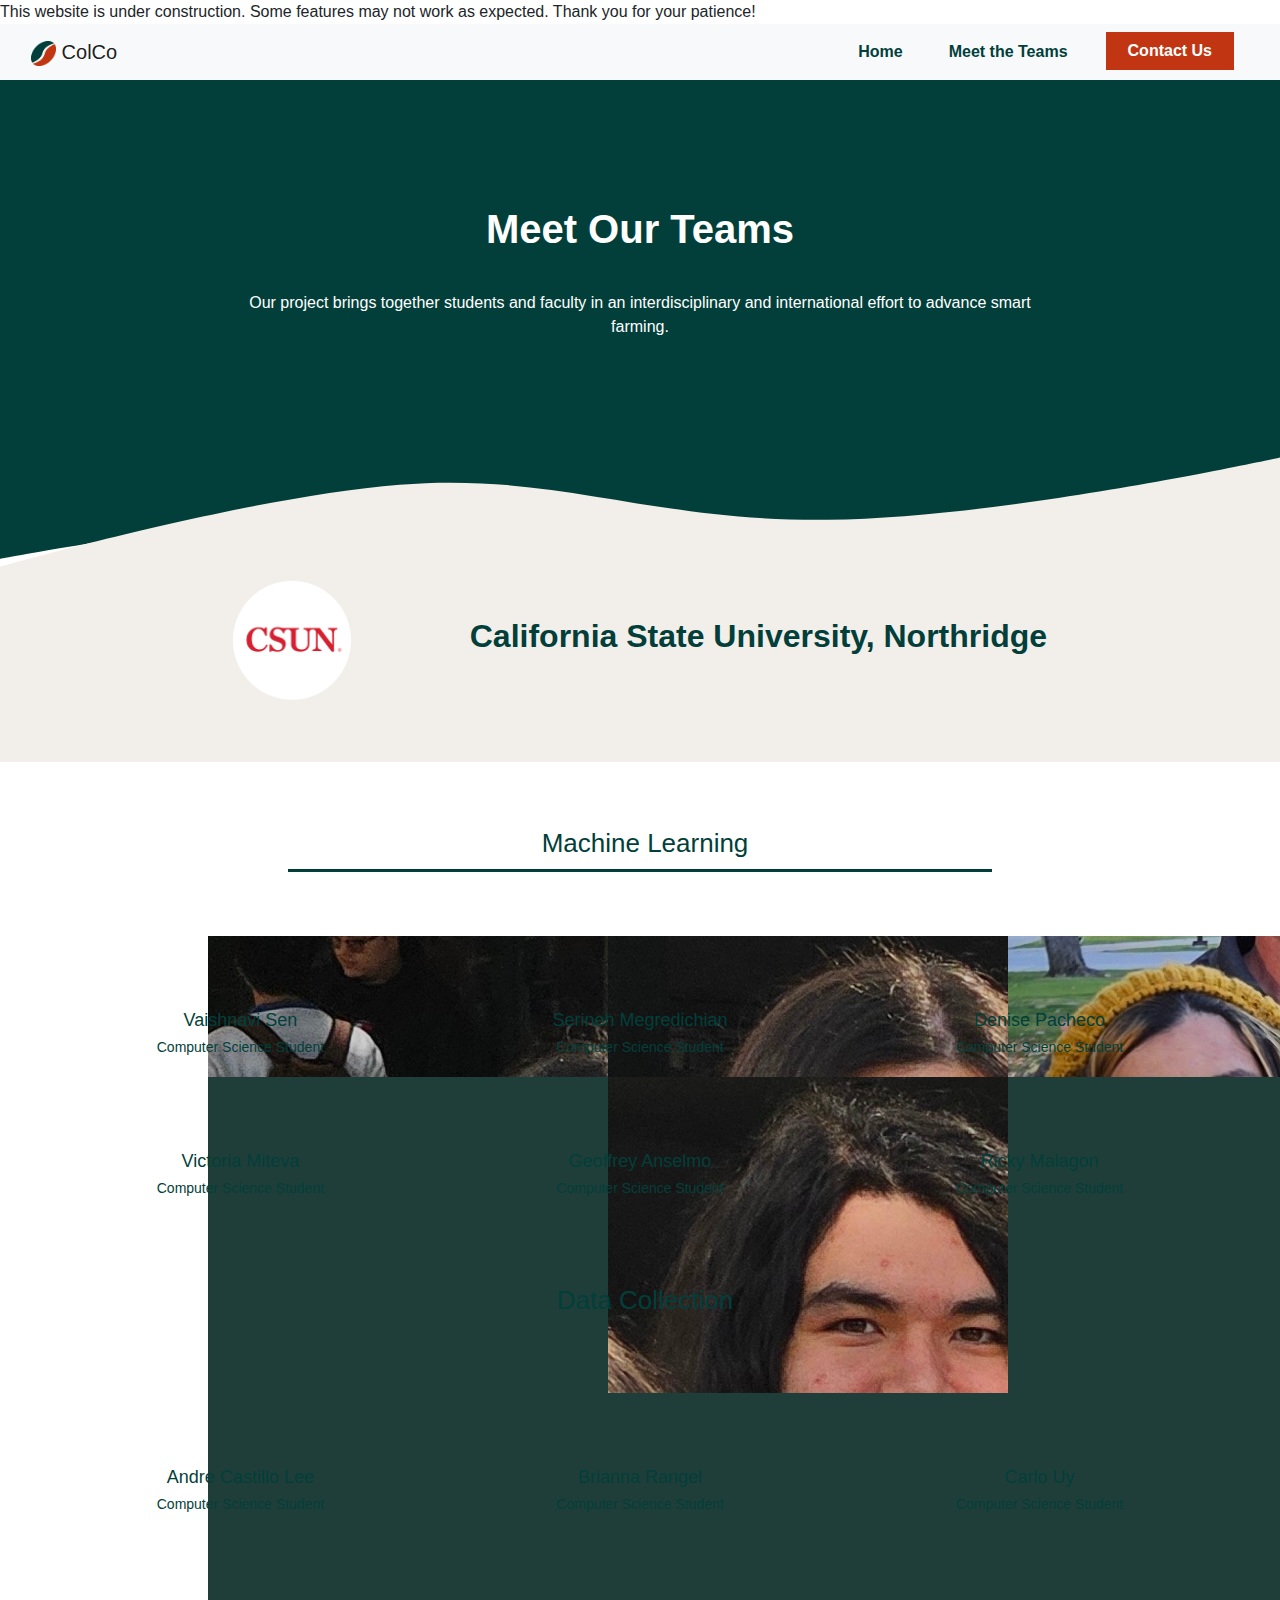
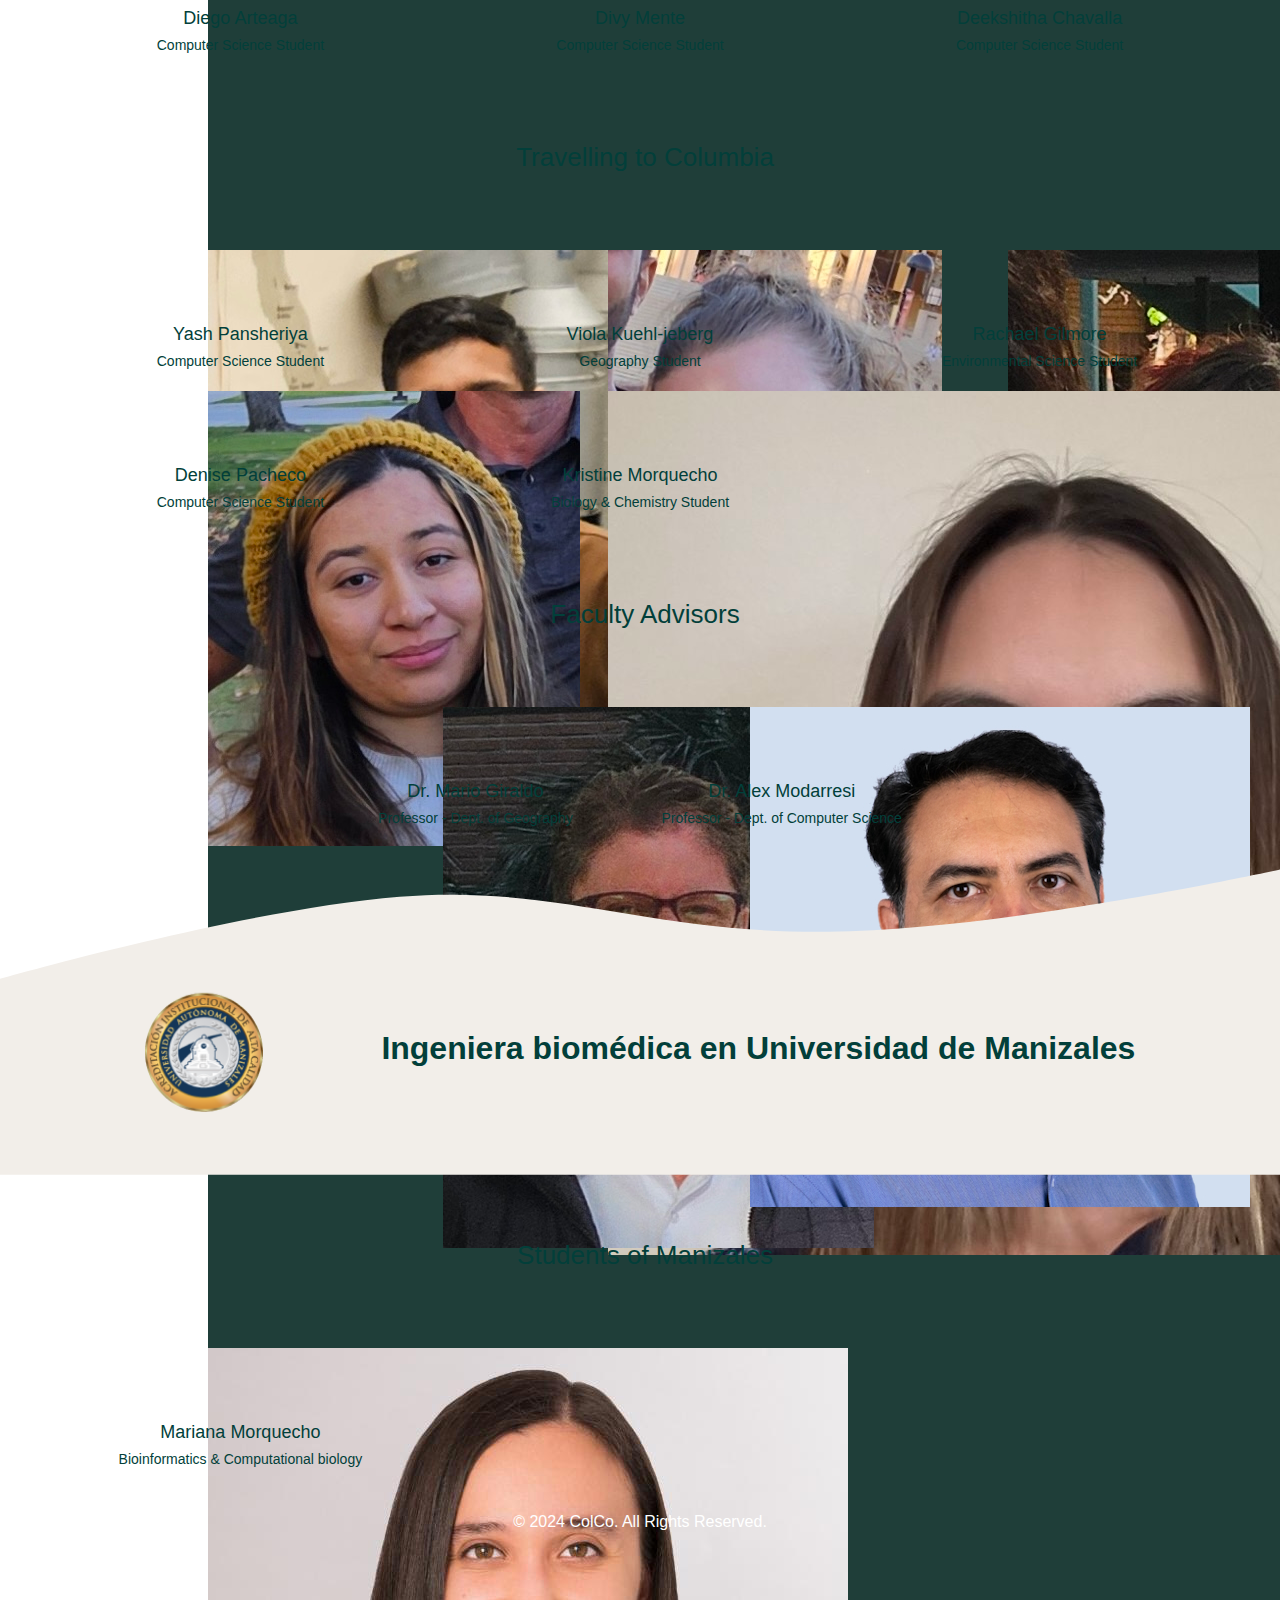
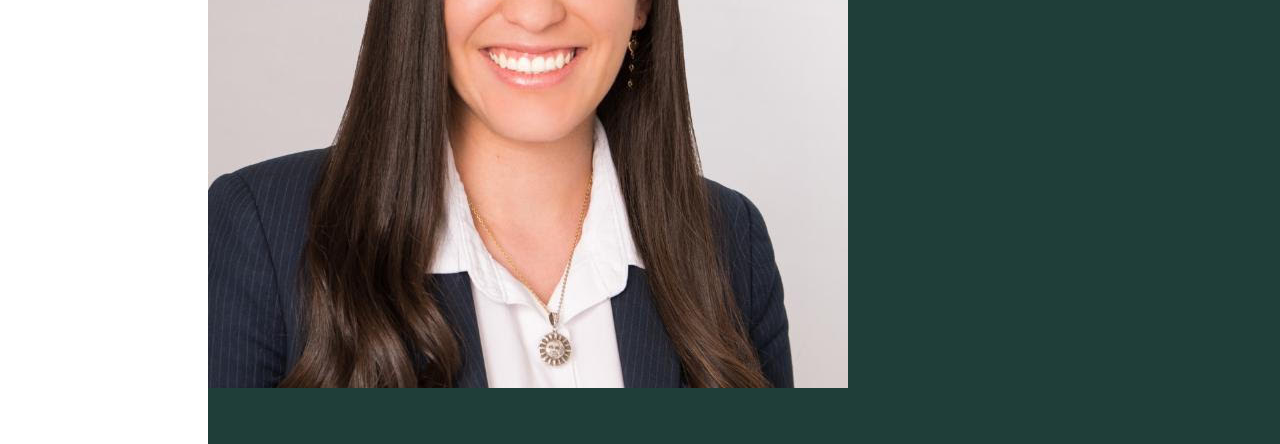
<file: teams.html>
<!DOCTYPE html>
<html lang="en">
<head>
    <meta charset="UTF-8">
    <meta name="viewport" content="width=device-width, initial-scale=1.0">
    <title>Teams</title>
    <link rel="icon" href="image/bean_icon.png" />
    <link href="https://maxcdn.bootstrapcdn.com/bootstrap/4.5.2/css/bootstrap.min.css" rel="stylesheet">
    <link rel="stylesheet" href="css/style.css" />
    <link rel="stylesheet" href="css/hero.css" />
    <link rel="stylesheet" href="css/teams.css" />
</head>
<body>
    <header>
        <div class="construction-banner" id="constructionBanner">
            This website is under construction. Some features may not work as expected. Thank you for your patience!
        </div>
        <nav class="navbar navbar-expand-lg navbar-light bg-light">
            <div class="container-fluid">
                <a class="navbar-brand logo" href="#">
                    <img src="image/bean_icon.png" alt="Logo" />
                    <span>ColCo</span>
                </a>
                <button class="navbar-toggler" type="button" data-toggle="collapse" data-target="#navbarNav" aria-controls="navbarNav" aria-expanded="false" aria-label="Toggle navigation">
                    <span class="navbar-toggler-icon"></span>
                </button>
                <div class="collapse navbar-collapse" id="navbarNav">
                    <ul class="navbar-nav ml-auto">
                        <li class="nav-item">
                            <a class="nav-link" href="index.html">Home</a>
                        </li>
                        <li class="nav-item">
                            <a class="nav-link" href="teams.html">Meet the Teams</a>
                        </li>
                        <li class="nav-item">
                            <a class="nav-link contact-btn" href="index.html#contact">Contact Us</a>
                        </li>
                    </ul>
                </div>
            </div>
        </nav>
    </header> 
    <section>
        <div class="hero">
            <svg class="svg-lg" viewBox="0 0 1440 539" fill="none" xmlns="http://www.w3.org/2000/svg">
                <path fill-rule="evenodd" clip-rule="evenodd" d="M-1 539C-1 539 309.631 479.916 511.172 478.137C712.713 476.358 817.305 524.355 994.45 512.182C1171.59 500.01 1451 431.149 1451 431.149V0H-1V539Z" fill="#023F3A"/>
            </svg>
            <svg class="svg-sm" viewBox="0 0 430 160" fill="none" xmlns="http://www.w3.org/2000/svg">
                <path fill-rule="evenodd" clip-rule="evenodd" d="M0 160C0 160 91.9911 142.461 151.676 141.933C211.361 141.405 242.336 155.653 294.796 152.039C347.256 148.426 430 127.985 430 127.985V0H0V160Z" fill="#023F3A"/>
            </svg>
                
            <div class="float-text">
                <h1>Meet Our Teams</h1>
                <p>Our project brings together students and faculty in an interdisciplinary and international effort to 
                    advance smart farming. 
                </p>
            </div>
        </div>
      </section>

    <div class="uni">
        <svg class="svg-lg" viewBox="0 0 1440 344" fill="none" xmlns="http://www.w3.org/2000/svg">
            <path fill-rule="evenodd" clip-rule="evenodd" d="M1443 0C1443 0 1133.01 68.6134 931.887 70.6791C730.762 72.7447 626.386 17.0071 449.607 31.143C272.828 45.2788 -6 125.245 -6 125.245V344H1443V0Z" fill="#F2EEE9"/>
        </svg>
        <svg class="svg-sm" viewBox="0 0 430 100" fill="none" xmlns="http://www.w3.org/2000/svg">
            <path fill-rule="evenodd" clip-rule="evenodd" d="M430 4.17233e-06C430 4.17233e-06 338.009 19.9458 278.324 20.5462C218.639 21.1467 187.664 4.94394 135.204 9.0532C82.744 13.1624 -3.96371e-06 36.4085 -3.96371e-06 36.4085V100H430V4.17233e-06Z" fill="#F2EEE9"/>
            </svg>
            
        <div class="uni-info d-flex justify-content-center w-100 p-5 g-3">
            <img src="image/csun_logo.png"/>
            <h2>California State University, Northridge</h2>
        </div>
    </div>

    <!--Machine Learning Team-->
    <section class="team">
        <h3>Machine Learning</h3>
        <hr class="line-break" />
        <div class="team-grid container">
            <div class="team-member">
                <div class="member-image">
                    <span class="overlay"></span>
                    <div class="card-image">
                        <img src="image/Vaishnavi_profile.jpg" alt="Vaishnavi's profile"  />
                    </div>
                </div>
                <h4>Vaishnavi Sen</h4>
                <p>Computer Science Student</p>
            </div>
            <div class="team-member">
                <div class="member-image">
                    <span class="overlay"></span>
                    <div class="card-image">
                        <img src="image/Serineh.jpeg" alt="Serineh's profile picture"  />
                    </div>
                </div>
                <h4>Serineh Megredichian</h4>
                <p>Computer Science Student</p>
            </div>
            <div class="team-member">
                <div class="member-image">
                    <span class="overlay"></span>
                    <div class="card-image">
                        <img src="image/denise.jpg" alt="Denise's profile picture"  />
                    </div>
                </div>
                <h4>Denise Pacheco</h4>
                <p>Computer Science Student</p>
            </div>
            <div class="team-member">
                <div class="member-image">
                    <span class="overlay"></span>
                    <div class="card-image">
                        <img src="image/missing_profile.jpg" alt="Victoria's profile picture"  />
                    </div>
                </div>
                <h4>Victoria Miteva</h4>
                <p>Computer Science Student</p>
            </div>
            <div class="team-member">
                <div class="member-image">
                    <span class="overlay"></span>
                    <div class="card-image">
                        <img src="image/Geoffrey.jpg" alt="Geoffrey's profile picture"  />
                    </div>
                </div>
                <h4>Geoffrey Anselmo</h4>
                <p>Computer Science Student</p>
            </div>
            <div class="team-member">
                <div class="member-image">
                    <span class="overlay"></span>
                    <div class="card-image">
                        <img src="image/missing_profile.jpg" alt="Ricky's profile picture"  />
                    </div>
                </div>
                <h4>Ricky Malagon</h4>
                <p>Computer Science Student</p>
            </div>
        </div>
    </section>

    <!--Data Collection Team-->
    <section class="team">
        <h3>Data Collection</h3>
        <hr class="line-break" />
        
        <div class="team-grid container">
            <div class="team-member">
                <div class="member-image">
                    <span class="overlay"></span>
                    <div class="card-image">
                        <img src="image/missing_profile.jpg" alt="???'s profile picture"  />
                    </div>
                </div>
                <h4>Andre Castillo Lee</h4>
                <p>Computer Science Student</p>
            </div>
            <div class="team-member">
                <div class="member-image">
                    <span class="overlay"></span>
                    <div class="card-image">
                        <img src="image/missing_profile.jpg" alt="???'s profile picture"  />
                    </div>
                </div>
                <h4>Brianna Rangel</h4>
                <p>Computer Science Student</p>
            </div>
            <div class="team-member">
                <div class="member-image">
                    <span class="overlay"></span>
                    <div class="card-image">
                        <img src="image/missing_profile.jpg" alt="???'s profile picture"  />
                    </div>
                </div>
                <h4>Carlo Uy</h4>
                <p>Computer Science Student</p>
            </div>
            <div class="team-member">
                <div class="member-image">
                    <span class="overlay"></span>
                    <div class="card-image">
                        <img src="image/missing_profile.jpg" alt="???'s profile picture"  />
                    </div>
                </div>
                <h4>Diego Arteaga</h4>
                <p>Computer Science Student</p>
            </div>
            <div class="team-member">
                <div class="member-image">
                    <span class="overlay"></span>
                    <div class="card-image">
                        <img src="image/missing_profile.jpg" alt="???'s profile picture"  />
                    </div>
                </div>
                <h4>Divy Mente</h4>
                <p>Computer Science Student</p>
            </div>
            <div class="team-member">
                <div class="member-image">
                    <span class="overlay"></span>
                    <div class="card-image">
                        <img src="image/missing_profile.jpg" alt="???'s profile picture"  />
                    </div>
                </div>
                <h4>Deekshitha Chavalla</h4>
                <p>Computer Science Student</p>
            </div>
        </div>
    </section>

    <!--Travelling to Columbia-->
    <section class="team">
        <h3>Travelling to Columbia</h3>
        <hr class="line-break" />
        
        <div class="team-grid container">
            <div class="team-member">
                <div class="member-image">
                    <span class="overlay"></span>
                    <div class="card-image">
                        <img src="image/Yash.jpg" alt="Yash's profile picture"  />
                    </div>
                </div>
                <h4>Yash Pansheriya</h4>
                <p>Computer Science Student</p>
            </div>
            <div class="team-member">
                <div class="member-image">
                    <span class="overlay"></span>
                    <div class="card-image">
                        <img src="image/Viola.jpg" alt="Viola's profile picture"  />
                    </div>
                </div>
                <h4>Viola Kuehl-jeberg</h4>
                <p>Geography Student</p>
            </div>
            <div class="team-member">
                <div class="member-image">
                    <span class="overlay"></span>
                    <div class="card-image">
                        <img src="image/Rachecl.jpg" alt="Rachael's profile picture"  />
                    </div>
                </div>
                <h4>Rachael Gilmore</h4>
                <p>Environmental Science Student</p>
            </div>
            <div class="team-member">
                <div class="member-image">
                    <span class="overlay"></span>
                    <div class="card-image">
                        <img src="image/denise.jpg" alt="Denise's profile picture"  />
                    </div>
                </div>
                <h4>Denise Pacheco</h4>
                <p>Computer Science Student</p>
            </div>
            <div class="team-member">
                <div class="member-image">
                    <span class="overlay"></span>
                    <div class="card-image">
                        <img src="image/Kristine.jpg" alt="Kristine's profile picture"  />
                    </div>
                </div>
                <h4>Kristine Morquecho</h4>
                <p>Biology & Chemistry Student</p>
            </div>
        </div>
    </section>

    <!--Faculty Advisors-->
    <section class="team">
        <h3>Faculty Advisors</h3>
        <hr class="line-break" />
        
        <div class="team-grid container d-flex justify-content-center">
            <div class="team-member">
                <div class="member-image">
                    <span class="overlay"></span>
                    <div class="card-image">
                        <img src="image/Mario.jpg" alt="Mario's profile picture"  />
                    </div>
                </div>
                <h4>Dr. Mario Giraldo</h4>
                <p>Professor - Dept. of Geography</p>
            </div>
            <div class="team-member">
                <div class="member-image">
                    <span class="overlay"></span>
                    <div class="card-image">
                        <img src="image/Alex.jpg" alt="Alex's profile picture"  />
                    </div>
                </div>
                <h4>Dr. Alex Modarresi</h4>
                <p>Professor - Dept. of Computer Science</p>
            </div>
        </div>
    </section>

    <div class="uni mt-0">
        <svg class="svg-lg" viewBox="0 0 1440 344" fill="none" xmlns="http://www.w3.org/2000/svg">
            <path fill-rule="evenodd" clip-rule="evenodd" d="M1443 0C1443 0 1133.01 68.6134 931.887 70.6791C730.762 72.7447 626.386 17.0071 449.607 31.143C272.828 45.2788 -6 125.245 -6 125.245V344H1443V0Z" fill="#F2EEE9"/>
        </svg>
        <svg class="svg-sm" viewBox="0 0 430 100" fill="none" xmlns="http://www.w3.org/2000/svg">
            <path fill-rule="evenodd" clip-rule="evenodd" d="M430 4.17233e-06C430 4.17233e-06 338.009 19.9458 278.324 20.5462C218.639 21.1467 187.664 4.94394 135.204 9.0532C82.744 13.1624 -3.96371e-06 36.4085 -3.96371e-06 36.4085V100H430V4.17233e-06Z" fill="#F2EEE9"/>
            </svg>
            
        <div class="uni-info d-flex justify-content-center w-100 p-5 g-3">
            <img src="image/col-uni.png"/>
            <h2>Ingeniera biomédica en Universidad de Manizales</h2>
        </div>
    </div>
    
    <!--Professors and Others from Columbia-->
    <section class="team">
        <h3>Students of Manizales</h3>
        <hr class="line-break" />
        <div class="team-grid container">
            <div class="team-member">
                <div class="member-image">
                    <span class="overlay"></span>
                    <div class="card-image">
                        <img src="image/Mariana.jpg" alt="Mariana's profile picture"  />
                    </div>
                </div>
                <h4>Mariana Morquecho</h4>
                <p>Bioinformatics & Computational biology</p>
            </div>
        </div>
    </section>

    <footer class="footer2" style="color: white; text-align: center;">
        <p>&copy; 2024 ColCo. All Rights Reserved.</p>
      </footer>
    </body>
    <script src="https://code.jquery.com/jquery-3.5.1.slim.min.js"></script>
    <script src="https://cdn.jsdelivr.net/npm/@popperjs/core@2.9.3/dist/umd/popper.min.js"></script>
    <script src="https://maxcdn.bootstrapcdn.com/bootstrap/4.5.2/js/bootstrap.min.js"></script>
</body>
</html>
</file>
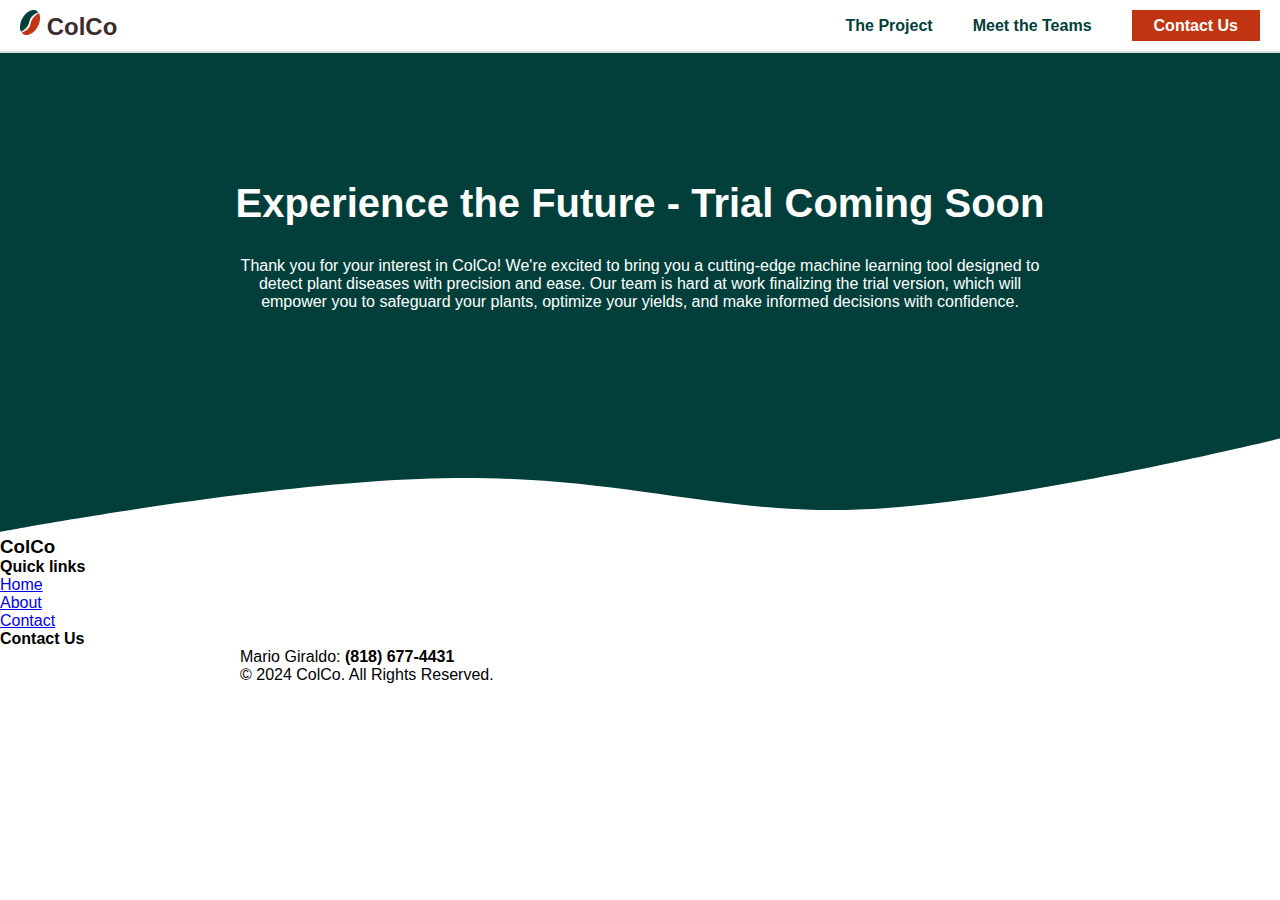
<file: trial.html>
<!DOCTYPE html>
<!--html hides data from page-->
<html lang="en">
  <head>
    <meta charset="UTF-8" />
    <meta http-equiv="X_UA_Compartible" content="IE=edge" />
    <meta name="viewport" content="width=device-width, initial-scale=1.0" />
    <title>ColCo Trial</title>
    <!-- Link To CSS-->
    <link rel="stylesheet" href="css/style.css" />
    <link rel="stylesheet" href="css/hero.css">
    <link rel="stylesheet" href="css/nav.css">
  </head>
  <!--Whatever we see on the Page-->
  <body>
    <header class="navbar">
      <nav>
        <div class="logo">
          <img src="image/bean_icon.png" />
          <span>ColCo</span>
        </div>
        <ul
          style="
            display: flex;
            list-style: none;
            gap: 20px;
            margin: 0;
            padding: 0;
          "
        >
          <li><a href="index.html">The Project</a></li>
          <li><a href="teams.html">Meet the Teams</a></li>
          <li><a href="index.html#contact-section" class="contact-btn">Contact Us</a></li>
        </ul>
      </nav>
    </header>

    <section class="hero">
      <!-- Curvy background -->
      <svg class='svg' viewBox="0 0 1440 539" xmlns="http://www.w3.org/2000/svg">
          <path fill-rule="evenodd" clip-rule="evenodd" d="M-1 539C-1 539 309.631 479.916 511.172 478.137C712.713 476.358 817.305 524.355 994.45 512.182C1171.59 500.01 1451 431.149 1451 431.149V0H-1V539Z" fill="#023F3A"/>
      </svg>
      
      <div class="float-text">
        <h1>Experience the Future - Trial Coming Soon</h1>
        <p>Thank you for your interest in ColCo! We're excited to bring you a 
          cutting-edge machine learning tool designed to detect plant diseases with precision and ease.

          Our team is hard at work finalizing the trial version, which will empower you to safeguard your 
          plants, optimize your yields, and make informed decisions with confidence.</p>
      </div>
  </section>
      <footer class="footer">
        <div class="footer-content">
          <h3>ColCo</h3>
          <div class="footer-links">
            <h4>Quick links</h4>
            <ul>
              <li><a href="index.html">Home</a></li>
              <li><a href="#">About</a></li>
              <li><a href="#">Contact</a></li>
              <!--<li><a href="#">Why choose us</a></li>
              <li><a href="#">Privacy Policy</a></li>-->
            </ul>
          </div>
          <!--
          <div class="footer-products">
            <h4>Products</h4>
            <ul>
              <li>...</li>
              <li>...</li>
              <li>...</li>
              <li>...</li>
              <li>...</li>
            </ul>
          </div>
          -->
          <div class="footer-contact">
            <h4>Contact Us</h4>
            <p>Mario Giraldo: <strong>(818) 677-4431</strong></p>
          </div>
          <!--
          <div class="footer-social">
            <h4>Social</h4>
            <div class="social-icons">
              <a href="#">FB</a>
              <a href="#">TW</a>
              <a href="#">IG</a>
              <a href="#">YT</a>
            </div>
          </div>
          -->
        </div>
      </footer>
      <!-- 2nd Footer Section -->
      <footer class="footer2">
        <p>&copy; 2024 ColCo. All Rights Reserved.</p>
      </footer>
    </body>
  </body>
</html>
</file>
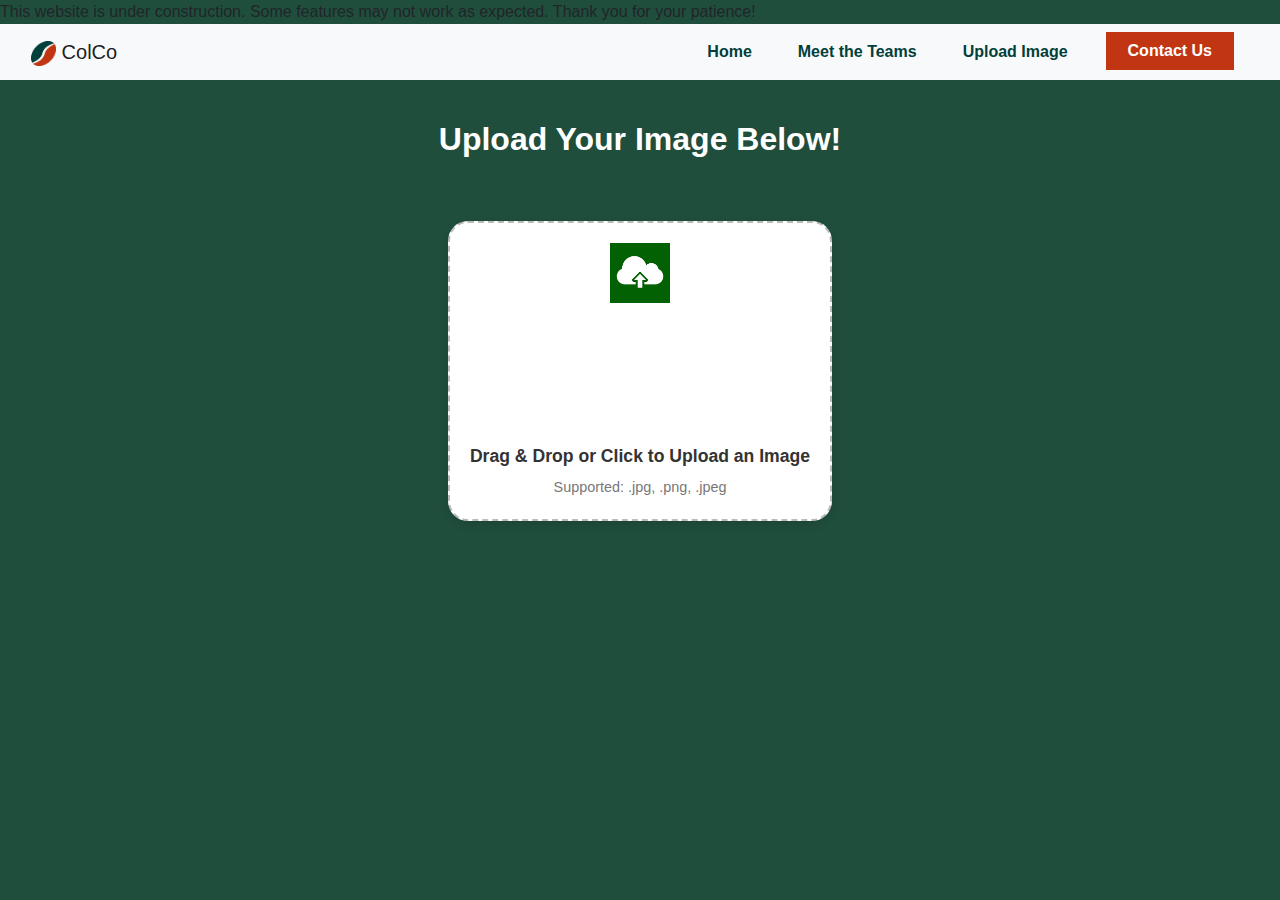
<file: upload.html>
<!DOCTYPE html>
<html lang="en">
  <head>
    <meta charset="UTF-8" />
    <meta http-equiv="X_UA_Compartible" content="IE=edge" />
    <meta name="viewport" content="width=device-width, initial-scale=1.0" />
    <title>ColCo</title>
    <link href="https://maxcdn.bootstrapcdn.com/bootstrap/4.5.2/css/bootstrap.min.css" rel="stylesheet">
    <link rel="stylesheet" href="css/style.css" />
    <link rel="stylesheet" href="css/hero.css" />
    <link rel="stylesheet" href="css/home.css" />
    <link rel="stylesheet" href="css/upload.css" />
    <link rel="icon" href="image/bean_icon.png" />
  </head>
  <body class="upload-page">
    <header>
      <div class="construction-banner" id="constructionBanner">
        This website is under construction. Some features may not work as expected. Thank you for your patience!
      </div>
      <nav class="navbar navbar-expand-lg navbar-light bg-light">
          <div class="container-fluid">
              <a class="navbar-brand logo" href="#">
                  <img src="image/bean_icon.png" alt="Logo" />
                  <span>ColCo</span>
              </a>
              <button class="navbar-toggler" type="button" data-toggle="collapse" data-target="#navbarNav" aria-controls="navbarNav" aria-expanded="false" aria-label="Toggle navigation">
                  <span class="navbar-toggler-icon"></span>
              </button>
              <div class="collapse navbar-collapse" id="navbarNav">
                  <ul class="navbar-nav ml-auto">
                      <li class="nav-item">
                          <a class="nav-link" href="index.html">Home</a>
                      </li>
                      <li class="nav-item">
                          <a class="nav-link" href="teams.html">Meet the Teams</a>
                      </li>
                      <li class="nav-item">
                        <a class="nav-link" href="upload.html">Upload Image</a>
                      </li>
                      <li class="nav-item">
                          <a class="nav-link contact-btn" href="index.html#contact">Contact Us</a>
                      </li>
                  </ul>
              </div>
          </div>
      </nav>
  </header> 

<h1 class="upload-heading mb-4">Upload Your Image Below!</h1>
   <!-- <div class="form-section container d-flex flex-column align-items-center mb-4">
    <form id="user-info-form" style="max-width: 500px; width: 100%;">
      <div class="form-group">
        <label for="first-name" style="color: white;">First Name</label>
        <input type="text" class="form-control" id="first-name" placeholder="Enter first name" required>
      </div>

      <div class="form-group">
        <label for="last-name" style="color: white;">Last Name</label>
        <input type="text" class="form-control" id="last-name" placeholder="Enter last name" required>
      </div>

      <div class="form-group">
        <label for="email" style="color: white;">Email address</label>
        <input type="email" class="form-control" id="email" placeholder="Enter email" required>
      </div>

      <div class="form-group">
        <label for="description" style="color: white;">Description (Optional)</label>
        <textarea class="form-control" id="description" rows="3" placeholder="Describe your concern..."></textarea>
      </div>
    </form>
   </div> -->

<div class="container d-flex flex-column justify-content-center align-items-center">
  <div class="upload-wrapper d-flex flex-column align-items-center">

    <div class="drag-area" id="drag-area" style="max-width: 400px; width: 100%;">
      <img src="image/icon.png" alt="Upload icon" id="placeholder-icon">
      <p id="upload-text">Drag & Drop or Click to Upload an Image</p>
      <span>Supported: .jpg, .png, .jpeg</span>
      <div id="spinner"></div>
      <img id="preview" alt="Image Preview">
      <input type="file" accept="image/*" id="input-file" hidden>   
    </div>

    <button id="analyze-btn">SUBMIT</button> 
  </div>
</div>

<script>
const dragArea = document.getElementById('drag-area');
const fileInput = document.getElementById('input-file');
const preview = document.getElementById('preview');
const spinner = document.getElementById('spinner');
const analyzeBtn = document.getElementById('analyze-btn');
const predictionResult = document.getElementById('prediction-result'); // 🔥

window.addEventListener('dragover', (e) => e.preventDefault());
window.addEventListener('drop', (e) => e.preventDefault());

dragArea.addEventListener('click', () => fileInput.click());

dragArea.addEventListener('dragover', (e) => {
  e.preventDefault();
  dragArea.classList.add('hover');
});

dragArea.addEventListener('dragleave', () => {
  dragArea.classList.remove('hover');
});

dragArea.addEventListener('drop', (e) => {
  e.preventDefault();
  dragArea.classList.remove('hover');
  const file = e.dataTransfer.files[0];
  if (file && file.type.startsWith('image/')) {
    fileInput.files = e.dataTransfer.files;
    showPreview(file);
  } else {
    alert("Please upload a valid image file.");
  }
});

fileInput.addEventListener('change', () => {
  const file = fileInput.files[0];
  if (file && file.type.startsWith('image/')) {
    showPreview(file);
  } else {
    alert("Please upload a valid image file.");
  }
});

function showPreview(file) {
  const placeholderIcon = document.getElementById("placeholder-icon");
  const uploadText = document.getElementById("upload-text");

  spinner.style.display = 'block';
  preview.style.display = 'none';
  analyzeBtn.style.display = 'none';
  placeholderIcon.style.display = 'none';
  uploadText.style.display = 'none';

  const reader = new FileReader();
  reader.onload = function (e) {
    setTimeout(() => {
      preview.src = e.target.result;
      spinner.style.display = 'none';
      preview.style.display = 'block';
      analyzeBtn.style.display = 'inline-block';
    }, 1000);
  };
  reader.readAsDataURL(file);
}

const tryAgainWrapper = document.getElementById('try-again-wrapper');
const tryAgainBtn = document.getElementById('try-again-btn');

analyzeBtn.addEventListener('click', () => {
  const file = fileInput.files[0];
  if (!file) {
    alert("No file selected.");
    return;
  }

  const formData = new FormData();
  formData.append('file', file);

  spinner.style.display = 'block';
  analyzeBtn.disabled = true;

  fetch('http://127.0.0.1:5001/predict', {
    method: 'POST',
    body: formData
  })
  .then(response => {
    if (!response.ok) throw new Error("Network response was not ok");
    return response.json();
  })
  .then(data => {
    spinner.style.display = 'none';
    analyzeBtn.disabled = false;

    // Store result in sessionStorage (or localStorage if persistent)
    sessionStorage.setItem('predictionResult', JSON.stringify(data));

    // Redirect to result page
    window.location.href = 'result.html';
  })
  .catch(error => {
    spinner.style.display = 'none';
    analyzeBtn.disabled = false;
    alert("An error occurred: " + error.message);
  });
});

</script>
      
</body>
</html>
</file>
<file: style.css>
/* Google Fonts */

* {
  margin: 0;
  padding: 0;
  box-sizing: border-box;
  font-family: Arial, sans-serif;
}
/* Body and Overall Layout */
body {
  background-color: #15372c;
  color: white;
  line-height: 1.6;
  overflow-x: hidden;
}

/* Navigation Bar */
header {
  background-color: #fff;
  border-bottom: 2px solid #ddd;
  padding: 10px 20px;
}

nav {
  display: flex;
  justify-content: space-between;
  align-items: center;
}

nav .logo {
  font-size: 24px;
  font-weight: bold;
  color: #3a2e2d; /* Coffee color */
}

.logo img {
  width: 20px;
}

nav ul {
  display: flex;
  list-style: none;
}

nav ul li {
  margin-left: 20px;
}

nav ul li a {
  text-decoration: none;
  color: #15372c;
  font-weight: bold;
}

nav ul li .contact-btn {
  background-color: #b0452d;
  color: #fff;
  padding: 8px 12px;
  border-radius: 5px;
  transition: 0.3s ease;
}

nav ul li .contact-btn:hover {
  background-color: transparent;
  color: #3a2e2d;
  border: 2px solid #b0452d;
}

/* Hero Section */
.intro {
  text-align: center;
  padding: 100px 20px;
  max-width: 800px;
  margin: 0 auto;
}

.intro h1 {
  font-size: 48px;
  margin-bottom: 20px;
  line-height: 1.2;
}

.intro p {
  font-size: 18px;
  margin-bottom: 30px;
}

.buttons .btn {
  display: inline-block;
  padding: 10px 20px;
  margin: 10px;
  text-decoration: none;
  font-weight: bold;
  border: 2px solid white;
  border-radius: 5px;
  color: white;
  transition: all 0.3s ease;
}

.get-started {
  background-color: transparent;
}

.start-trial {
  background-color: transparent;
  color: #15372c;
}

.get-started:hover {
  background-color: white;
  color: #15372c;
}

.start-trial:hover {
  background-color: white;
  color: #15372c;
}
.wave-section img {
  width: 500px;
  border-radius: 10px;
}
/* Wave Section Container */
.wave-section {
  position: relative;
  background-color: #15372c; /* Dark Green */
  color: white;
  padding: 3rem 1rem;
  text-align: center;
}
/* The wave itself */
.wave-section::after {
  content: "";
  position: absolute;
  bottom: -1px; /* Align the wave with the bottom */
  left: 0;
  width: 100%;
  height: 100px; /* Adjust height as needed */
  background: url("data:image/svg+xml;utf8,<svg viewBox='0 0 1200 120' xmlns='http://www.w3.org/2000/svg'><path d='M0 0 Q 300 100 600 0 T 1200 0 V 120 H 0 Z' fill='%23ffffff'/></svg>");
  background-repeat: no-repeat;
  background-size: cover;
  z-index: 1;
}

/* Content inside the wave section */
.content {
  position: relative;
  z-index: 2;
}

button {
  background: transparent;
  border: 1px solid white;
  color: white;
  padding: 0.5rem 1rem;
  margin: 0.5rem;
  font-size: 1rem;
  cursor: pointer;
  transition: background-color 0.3s, color 0.3s;
}

button:hover {
  background-color: white;
  color: #1f4e3c;
}

/* Our Missions */
.mission-section {
  display: flex;
  align-items: flex-start;
  justify-content: space-between;
  padding: 3rem 1.5rem;
  max-width: 1200px;
  margin: 0 auto;
  gap: 2rem;
  background-color: white;
}
.mission-text h2 {
  color: #1f4e3c;
  font-size: 2.5rem;
  margin-bottom: 1rem;
}

.mission-text p {
  font-size: 1rem;
  color: #555;
  margin-bottom: 1rem;
}

/* Text */
.mission-text {
  flex: 1;
}

/* Right Content (Images) */
.mission-images {
  display: grid;
  grid-template-columns: repeat(2, 1fr); /* Two-column grid */
  gap: 1rem;
  flex: 1;
}

.mission-images img {
  width: 300px;
  height: auto;
  border-radius: 10px;
  object-fit: cover; /* Ensure consistent image sizing */
}

/* Icons Section */
.icons-section {
  display: flex;
  gap: 2rem;
  margin-top: 1.5rem;
}

.icon {
  display: flex;
  align-items: center;
  gap: 0.5rem;
}

.icon img {
  width: 50px;
  height: 50px;
}

.icon span {
  font-size: 1rem;
  color: #1f4e3c;
}
/* Image Section Below the Wave */
.image-section {
  background-color: #ffffff; /* White background */
  text-align: center;
  padding: 3rem 1rem;
}

.image-section img {
  max-width: 100%;
  height: auto;
  border-radius: 10px; /* Optional styling for rounded corners */
  margin-bottom: 1rem;
}

.image-section h2 {
  color: #1f4e3c; /* Dark Green */
  font-size: 2rem;
  margin-bottom: 1rem;
}

.image-section p {
  color: #444;
  font-size: 1rem;
  max-width: 600px;
  margin: 0 auto 2rem;
  line-height: 1.5;
  background-color: white;
}

/* Meet the Team Section */
.team-section {
  text-align: center;
  padding: 3rem 1.5rem;
  background-color: white;
}

.team-section h2 {
  text-align: center;
  font-size: 2.5rem;
  color: #1f4e3c;
  margin-bottom: 2rem;
}

/* Container for the section */
.team-container {
  display: flex;
  justify-content: center;
  gap: 1rem;
  max-width: 1200px;
  margin: 0 auto;
  padding: 1rem;
  color: #444;
}

/* Card Container */
.team-card {
  position: relative;
  width: 300px;
  height: 400px;
  border-radius: 8px;
  overflow: hidden;
  box-shadow: 0 4px 6px rgba(0, 0, 0, 0.2);
}

/* Image Styling */
.team-card img {
  width: 100%;
  height: 100%;
  object-fit: cover;
}

/* Text Overlay */
.team-card .overlay-text {
  position: absolute;
  bottom: 0;
  left: 0;
  right: 0;
  padding: 1rem;
  background: rgba(0, 0, 0, 0.5); /* Transparent background */
  color: #fff;
  text-align: left;
}

.team-card h3 {
  font-size: 1.5rem;
  margin-bottom: 0.5rem;
}

.team-card p {
  font-size: 0.9rem;
  line-height: 1.4;
}

/* Testimonials Section */
.testimonials-section {
  background-color: #f9f7f3;
  color: #444;
  padding: 3rem 1.5rem;
  text-align: center;
}

.testimonials-container {
  display: flex;
  justify-content: center;
  gap: 2rem;
  flex-wrap: wrap;
  max-width: 1200px;
  margin: 0 auto;
}

.testimonial {
  flex: 1;
  max-width: 350px;
  background-color: #fff;
  padding: 1.5rem;
  border-radius: 10px;
  box-shadow: 0 4px 6px rgba(0, 0, 0, 0.1);
}

.testimonial img {
  width: 60px;
  height: 60px;
  border-radius: 50%;
  margin-bottom: 1rem;
}

.testimonial p {
  font-size: 0.9rem;
  color: #666;
  margin-bottom: 1rem;
}

.testimonial h4 {
  font-size: 1rem;
  font-weight: bold;
  color: #1f4e3c;
}

/* Carousel Dots */
.carousel-dots {
  display: flex;
  justify-content: center;
  gap: 0.5rem;
  margin-top: 1.5rem;
}

.dot {
  width: 10px;
  height: 10px;
  border-radius: 50%;
  background-color: #ccc;
}

.dot.active {
  background-color: #e9b872;
}

/* Contact Section */
.contact-section {
  display: flex;
  justify-content: space-between;
  padding: 3rem 2rem;
  background-color: #fff;
  color: #444;
}

.contact-info {
  display: flex;
  flex-direction: column;
  gap: 2rem;
}

.info-item {
  display: flex;
  flex-direction: column;
  text-align: center;
}

.info-item span {
  font-size: 1.5rem;
  margin-bottom: 0.5rem;
}
.info-item p {
  color: #444;
}

.social-icons a {
  margin: 0 5px;
  text-decoration: none;
  color: #333;
  font-size: 1.2rem;
}

.contact-form {
  width: 50%;
}

.contact-form form {
  display: flex;
  flex-direction: column;
  gap: 1rem;
}

.contact-form label {
  font-weight: bold;
}

.contact-form input,
.contact-form textarea {
  padding: 0.8rem;
  border: 1px solid #ccc;
  border-radius: 5px;
  font-size: 1rem;
}

.contact-form button {
  background-color: #1d3b30;
  color: #fff;
  padding: 0.8rem;
  border: none;
  cursor: pointer;
  border-radius: 5px;
  font-size: 1rem;
}

.contact-form button:hover {
  background-color: #274e3b;
}

/* Footer Section */
.footer {
  background-color: #f5f5f5;
  padding: 2rem;
  font-size: 0.9rem;
  color: #444;
}

.footer-content {
  display: grid;
  grid-template-columns: repeat(5, 1fr);
  gap: 2rem;
  align-items: start;
  color: #444;
}

.footer-logo h3 {
  color: #1d3b30;
}

.footer h4 {
  margin-bottom: 1rem;
  color: #333;
}

.footer ul {
  list-style: none;
}

.footer ul li {
  margin: 0.5rem 0;
}

.footer a {
  text-decoration: none;
  color: #333;
}

.footer a:hover {
  color: #1d3b30;
}
.footer-contact p {
  color: #444;
}
.footer-social .social-icons a {
  margin-right: 10px;
  font-size: 1.2rem;
}

/* Footer */
footer {
  text-align: center;
  padding: 20px 10px;
  background-color: #12291d;
  font-size: 14px;
}
</file>
<file: css/ml.css>
/* How It Works Section */
.how-it-works-section {
  text-align: center;
  margin-top: 40px;
}

.how-it-works-section h2 {
  font-size: 2rem;
  color: #1F4E3C; /* Dark green */
  font-weight: bold;
}
/* Contact Section */
.contact-section {
  display: flex;
  justify-content: space-between;
  padding: 3rem 2rem;
  background-color: #fff;
  color: #444;
}

.contact-info {
  display: flex;
  flex-direction: column;
  gap: 2rem;
}

.info-item {
  display: flex;
  flex-direction: column;
  text-align: center;
}

.info-item img {
  width: 60px;
  height: 59px;
  margin-left: auto;
  margin-right: auto;
  display: block;

  margin-bottom: 0.5rem;
}
.info-item p {
  color: #444;
}

.social-icons a {
  margin: 0 5px;
  text-decoration: none;
  color: #333;
  font-size: 1.2rem;
}

.contact-form {
  width: 50%;
}

.contact-form form {
  display: flex;
  flex-direction: column;
  gap: 1rem;
}

.contact-form label {
  font-weight: bold;
}

.contact-form input,
.contact-form textarea {
  padding: 0.8rem;
  border: 1px solid #ccc;
  border-radius: 5px;
  font-size: 1rem;
}

.contact-form button {
  background-color: #1d3b30;
  color: #fff;
  padding: 0.8rem;
  border: none;
  cursor: pointer;
  border-radius: 5px;
  font-size: 1rem;
}

.contact-form button:hover {
  background-color: #274e3b;
}
/* Meet the Team Section */
.team-section {
  text-align: center;
  padding: 3rem 1.5rem;
  background-color: white;
}

.team-section h2 {
  text-align: center;
  font-size: 2.5rem;
  color: #1f4e3c;
  margin-bottom: 2rem;
}

/* Container for the section */
.team-container {
  display: flex;
  justify-self: center;
  flex-wrap: wrap;
  gap: 40px;
  margin-top: 100px auto;
  max-width: 1200px;
  padding: 20px 20px;
  color: #444;
}
@media (max-width: 768px) {
    .team-container {
        flex-direction: column; /* Stack cards vertically */
        align-items: center; /* Center the stacked cards */
    }

    .team-card {
        width: 90%; /* Make cards take up most of the screen width */
    }
}
/* Card Container */
.team-card {
  position: relative;
  width: 300px;
  height: 300px;
  border-radius: 8px;
  overflow: hidden;
  box-shadow: 0 4px 6px rgba(0, 0, 0, 0.2);
}

/* Image Styling */
.team-card img {
  width: 100%;
  height: 300px;
  object-fit: cover;
}

/* Text Overlay */
.team-card .overlay-text {
  position: absolute;
  bottom: 0;
  left: 0;
  right: 0;
  padding: 1rem;
  background: rgba(0, 0, 0, 0.5); /* Transparent background */
  color: #fff;
  text-align: left;
}

.team-card h3 {
  font-size: 1.5rem;
  margin-bottom: 0.5rem;
}

.team-card p {
  font-size: 0.9rem;
  line-height: 1.4;
}
/* Footer Section */
.footer {
  background-color: #f5f5f5;
  padding: 2rem;
  font-size: 0.9rem;
  color: #444;
}

.footer-content {
  display: grid;
  grid-template-columns: repeat(5, 1fr);
  gap: 2rem;
  align-items: start;
  color: #444;
}

.footer-logo h3 {
  color: #1d3b30;
}
.footer h4 {
  margin-bottom: 1rem;
  color: #333;
}

.footer ul {
  list-style: none;
}

.footer ul li {
  margin: 0.5rem 0;
}

.footer a {
  text-decoration: none;
  color: #333;
}

.footer a:hover {
  color: #1d3b30;
}
.footer-contact p {
  color: #444;
}
.footer-social .social-icons a {
  margin-right: 10px;
  font-size: 1.2rem;
}

/* Footer */
.footer2 {
  color: white;
  text-align: center;
  padding: 20px 10px;
  background-color: #12291d;
  font-size: 14px;
}
</file>
<file: css/style.css>
html {
  scroll-behavior: smooth;
}
* {
  margin: 0;
  padding: 0;
  box-sizing: border-box;
  font-family: Arial, sans-serif;
}
.logo img {
  cursor: pointer;
  height: 25px; 
}
.nav {
  display: flex;
  align-items: center;
  margin-left: auto;
  margin-right: 2%;
  justify-content: space-between;
}
.navbar-nav {
  text-align: center;
}
.nav-item {
  display: inline-block;
  padding: 0px 15px;
}

.nav-link {
  background: none;
  border: none;
  text-decoration: none;
  color: #023F3A !important;
  font-weight: bold;
}

.nav-link:hover {
  color: #C13512 !important;
}
nav .contact-btn {
  padding: 5px 20px !important;
  background-color: #C13512;
  border: 2px solid transparent;
  color: #fff !important;
}
nav .contact-btn:hover {
  background-color: transparent;
  border: 2px solid #C13512;
  color: #023F3A !important; 

}
.hero{
  text-align: center;
   position: relative;
}
.hero svg {
   width: 100%;
}

/* Floating text style */
.float-text {
   position: absolute;
   min-width: 97%;
   top: 40%;
   left: 50%;
   transform: translate(-50%, -50%);
   color: white; 
   text-align: center;
   z-index: 1;
}
h1 {
   font-size: 3rem;
   font-weight: bold;
   padding-bottom: 2%;
}
p {
   font-size: 1.2rem;
   margin-bottom: 3%;
   margin: auto;
}
.buttons {
   padding: 2%;
}

.buttons .btn {
   margin: 10px;
   text-decoration: none;
   padding: 10px 20px; 
   font-size: 1rem;
   font-weight: bold;
   border: 2px solid white;
   color: white;
   transition: all 0.3s ease;
}

.hero .btn:hover {
   background-color: white;
   color: #023F3A;
}

@media screen and (max-width:600px){
   .svg-lg {
       display: none;
   }
   .svg-sm {
       display: block;
   }
   .float-text {
       margin-top: 5%;
   }
   .hero h1 {
       font-size:1.5rem;
   }
   .hero p {
       font-size: 0.9rem;
   }
   .hero .btn {
       font-size: 0.8rem;
   }
   
}
@media screen and (min-width:600px){
   .svg-lg {
       display: block;
   }
   .svg-sm {
       padding-top: 50px;
       display: none;
   }
}
</file>
<file: css/home.css>
.hero-img {
    display: flex;
    justify-content: center;
}
.hero-img img {
  border-radius: 5px;
  width: 50%;
  height: auto;
  position: relative;
  margin-top: -15%;
}

@media screen and (max-width: 600px){
    .hero-img img{
        margin-top: 0;
        width: 80%
    }
}
  
  button {
    background: transparent;
    border: 1px solid white;
    color: white;
    padding: 0.5rem 1rem;
    margin: 0.5rem;
    font-size: 1rem;
    cursor: pointer;
    transition: background-color 0.3s, color 0.3s;
  }
  
  button:hover {
    background-color: white;
    color: #1f4e3c;
  }
  
  /* Our Missions */
  .mission-section {
    padding: 3%;
  }
  
  .mission-section h2 {
    color: #1f4e3c;
    font-size: 2.5rem;
    font-weight: bolder;
  }
  
  .mission-section p {
    font-size: 1rem;
    color: #555;
    margin-bottom: 1rem;
  }

  .mission-section img {
    border-radius: 12px;
  }
  .mission-img {
    aspect-ratio: 1;
    object-fit: cover;
  }


  .team-card {
    border-radius: 10px;
    overflow: hidden; 
    box-shadow: 0 4px 8px rgba(0, 0, 0, 0.5); 
    margin-bottom: 20px; /
}
.team-section h2 {
  color: #1f4e3c;
  font-size: 2.5rem;
  font-weight: bolder;
}
.team-card img {
    width: 100%;
    height: 300px; 
    object-fit: cover; 
}

.card-body {
    bottom: 0;
    width: 100%;
    height: 6rem;
    background-color: rgba(0, 0, 0, 0.7);
    color: white;
}

.card-body h3 {
  font-size: 1.5rem;
  font-weight: bold;
}
.card-body p{
  font-size: 0.9rem;
  line-height: 1.2;
}
.card-body p {
  font-size: 0.9rem;
  line-height: 1.2;
}

.team-card:hover {
  transform: translateY(-5px); 
  box-shadow: 0 8px 16px rgba(0, 0, 0, 0.7);
}

.team-card:hover img {
  filter: brightness(0.7); 
}

.team-card:hover .card-body {
  opacity: 1; 
  transform: translateY(0); 
}

@media (min-width: 768px) {
    .team-card {
        margin-bottom: 0; 
    }
}
.contact-info {
  display: flex;
  flex-direction: column;
  justify-content: center;
}

.contact-info .icon-text {
  display: flex;
  align-items: center;
  margin-bottom: 20px;
}

.contact-info .icon-text img {
  width: 3rem;
}

.contact-info p {
  margin: 10px 0 0 5px;
}

.contact-form button {
  margin: 0;
  background-color: #044d4d;
  border: 2px solid #044d4d;
  color: white;
}

.contact-form button:hover {
  border: 2px solid #044d4d;
  background-color: white;
  color: #044d4d;
}

@media (max-width: 991px) {
  .icon-text {
    padding: 0 !important;
  }
}
 
  
  /* Footer Section */
  .footer {
    background-color: #f5f5f5;
    padding: 2rem;
    font-size: 0.9rem;
    color: #444;
  }
  
  .footer-content {
    display: grid;
    grid-template-columns: repeat(5, 1fr);
    gap: 2rem;
    align-items: start;
    color: #444;
  }
  
  .footer-logo h3 {
    color: #1d3b30;
  }
  .footer h4 {
    margin-bottom: 1rem;
    color: #333;
  }
  
  .footer ul {
    list-style: none;
  }
  
  .footer ul li {
    margin: 0.5rem 0;
  }
  
  .footer a {
    text-decoration: none;
    color: #333;
  }
  
  .footer a:hover {
    color: #1d3b30;
  }
  .footer-contact p {
    color: #444;
  }
  .footer-social .social-icons a {
    margin-right: 10px;
    font-size: 1.2rem;
  }
</file>
<file: css/hero.css>
.hero {
    text-align: center;
    position: relative;
  }
  
  .float-text {
    position: absolute;
    min-width: 80%;
    top: 40%;
    left: 50%;
    transform: translate(-50%, -50%);
    color: white; 
    text-align: center;
    font-size: 2em; 
    z-index: 1;
  }
  h1 {
    font-size: 40px;
    padding-bottom: 3%;
  }
  p {
    font-size: 16px;
    margin-bottom: 3%;
    max-width: 800px;
    margin: auto;
  }
</file>
<file: css/nav.css>
/* Navigation Bar */
header {
    background-color: #fff;
    border-bottom: 2px solid #ddd;
    padding: 10px 20px;
  }
  nav {
    display: flex;
    justify-content: space-between;
    align-items: center;
  }
  
  nav .logo {
    font-size: 24px;
    font-weight: bold;
    color: #3a2e2d; /* Coffee color */
  }
  
  .logo img {
    width: 20px;
  }
  
  nav {
    display: flex;
    list-style: none;
  }
  
  nav li {
    margin-left: 20px;
  }
  
  nav li a {
    right: 20px;
    text-decoration: none;
    color: #023F3A;
    font-weight: bold;
  }
  
  nav li .contact-btn {
    background-color: #C13512;
    color: #fff;
    padding: 8px 12px;
    transition: 0.3s ease;
  }
  
  nav li .contact-btn:hover {
    background-color: transparent;
    color: #3a2e2d;
    border: 2px solid #C13512;
  }
</file>
<file: css/upload.css>
body.upload-page {
    background-color: #1f4e3c;
    background-size: cover;
    background-repeat: no-repeat;
    background-position: center;
    font-family: 'Poppins', sans-serif;
  }
  
  .upload-container {
    display: flex; 
    height: 100vh; 
    justify-content: center;
    align-items: center;
    flex-direction: column;
  }
  
  .drag-area {
    position: relative;
    width: 400px;
    height: 300px;
    background-color: #fff;
    border: 2px dashed #bbb;
    border-radius: 20px;
    display: flex;
    flex-direction: column;
    align-items: center;
    justify-content: center;
    cursor: pointer;
    transition: 0.3s;
    box-shadow: 0 4px 10px rgba(0, 0, 0, 0.1);
    text-align: center;
    padding: 20px;
    overflow: hidden;
  }
  
  .drag-area:hover {
    border-color: #1f4e3c;
    background-color: #f8fdf9;
  }
  
  .drag-area img#placeholder-icon {
    width: 60px;
    height: 60px;
    margin-bottom: 15px;
  }
  
  .drag-area p {
    font-size: 1.1rem;
    color: #333;
    font-weight: bold;
    margin-bottom: 8px;
  }
  
  .drag-area span {
    font-size: 0.9rem;
    color: #777;
  }
  
  input[type="file"] {
    display: none;
  }
  
  #preview {
    display: none;
    width: 100%;
    height: 100%;
    object-fit: cover;
    position: absolute;
    top: 0;
    left: 0;
    border-radius: 15px;
    z-index: 1;
  }
  
  #spinner {
    display: none;
    position: absolute;
    top: 50%;
    left: 50%;
    width: 40px;
    height: 40px;
    margin: -20px 0 0 -20px;
    border: 4px solid #f3f3f3;
    border-top: 4px solid #1f4e3c;
    border-radius: 50%;
    animation: spin 1s linear infinite;
    z-index: 2;
  }
  
  @keyframes spin {
    0% { transform: rotate(0deg); }
    100% { transform: rotate(360deg); }
  }
  
  #analyze-btn {
    margin-top: 20px;
    padding: 10px 20px;
    font-size: 1rem;
    background-color: white;  /* White button */
    color: #1f4e3c;            /* Dark green text */
    border: 2px solid #1f4e3c; /* Dark green border */
    border-radius: 8px;
    cursor: pointer;
    transition: 0.3s;
    display: none; /* Hidden initially */
  }
  
  #analyze-btn:hover {
    background-color: #f8fdf9;
  }

  .upload-heading {
    color: white;
    font-size: 2rem;
    text-align: center;  
    width: 100%; 
    margin-top: 40px;
    margin-bottom:20px;        
  }
  .upload-wrapper {
    display: flex;
    flex-direction: column;
    align-items: center;
    gap: 20px; 
  }
</file>
<file: css/teams.css>
.uni {
    position: relative;
    margin-top: -8%; 
    z-index: 0;
}
svg {
    display: block; 
    width: 100%;
}
.uni-info {
    position: absolute;
    top: 60%;
    left: 50%;
    transform: translate(-50%, -50%);
    text-align: center;
    z-index: 1; 
    display: flex;
    align-items: center;
}
.uni-info h2 {
    color: #023F3A;
    font-size: 2rem;
    font-weight: bolder;
    margin-left: 10%;
}
.uni-info img {
    width: 10%;
    height: auto;
}
@media screen and (max-width: 600px) {
    .uni-info h2 {
        font-size: 1.2rem;
    }
    .uni-info img{
        width: 15%;
    }
}
.team {
    text-align: center;
    padding: 40px 0;
    /* padding: 40px 20px; */
}
h3 {
    margin: 2% auto 0 10px;
    font-size: 26px;
    color: #023F3A;
}
.line-break {
    width: 55%;
    height: 2px;
    background-color: #023F3A;
    margin: 10px auto;
}
.team-description {
    display: flex;
    justify-content: center;
    align-items: center; 
    gap: 10%;
}
.team-description p{
    font-size: 18px;
    color: #023F3A;
    margin: 0;
    max-width: 400px;
}
.learn-more-btn {
    background-color: #023F3A;
    color: white;
    border: none;
    font-size: 16px;
    border-radius: 5px;
    cursor: pointer;
}
.team-grid {
    display: grid;
    grid-template-columns: repeat(3, 1fr);
    gap: 8%;
    justify-self: center;
    margin-top: 5%;
}

.team-member {
    text-align: center;
    border-radius: 10px;
    cursor: pointer;
}

.team-member:hover {
    box-shadow: 0 4px 0 0 rgba(0, 0, 0, 0), 0 4px 0 0 #C13512; 
}

.member-image {
    width: 4rem;
    height: 4rem;
    background-color: #023F3A;
    border-radius: 50%;
    margin: 0 auto 10px;
}

.team-member h4 {
    font-size: 18px;
    margin: 10px 0 5px;
    color: #023F3A;
}

.team-member p {
    font-size: 14px;
    color: #023F3A;
}
</file>
